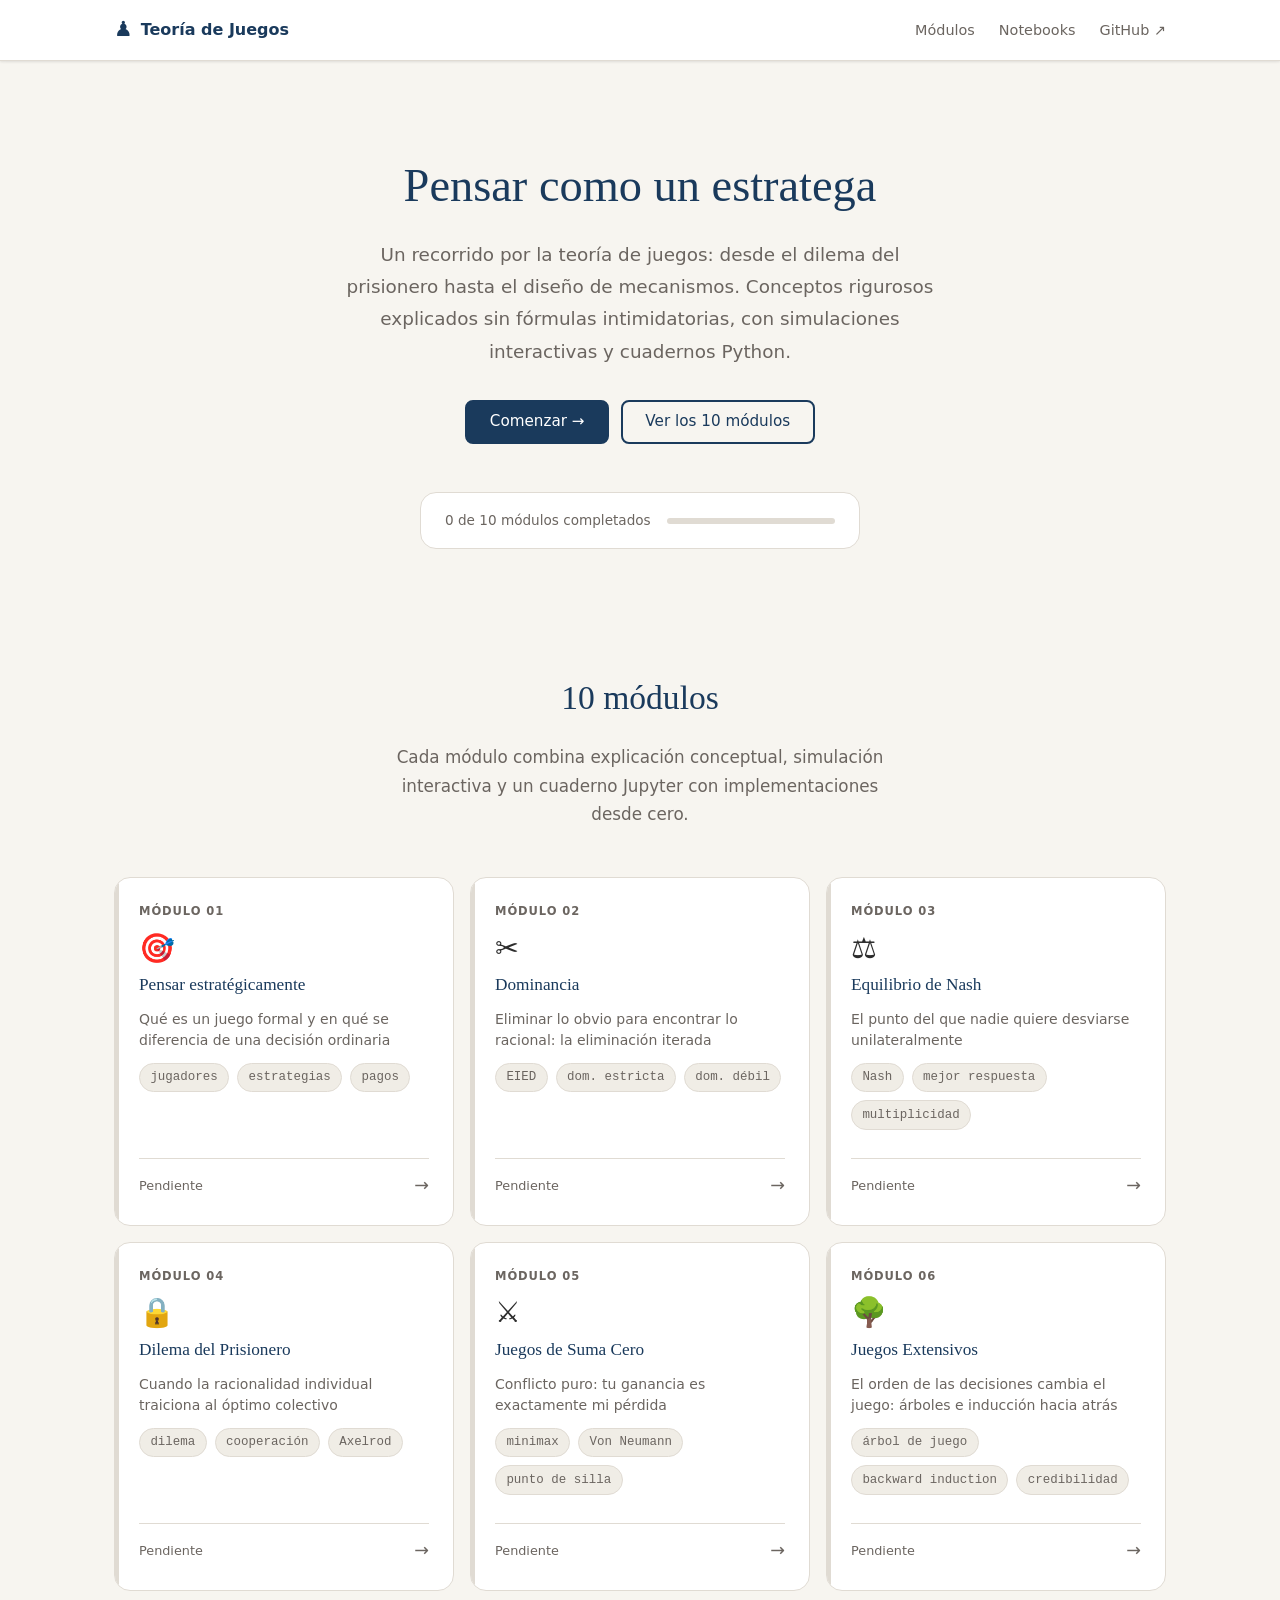
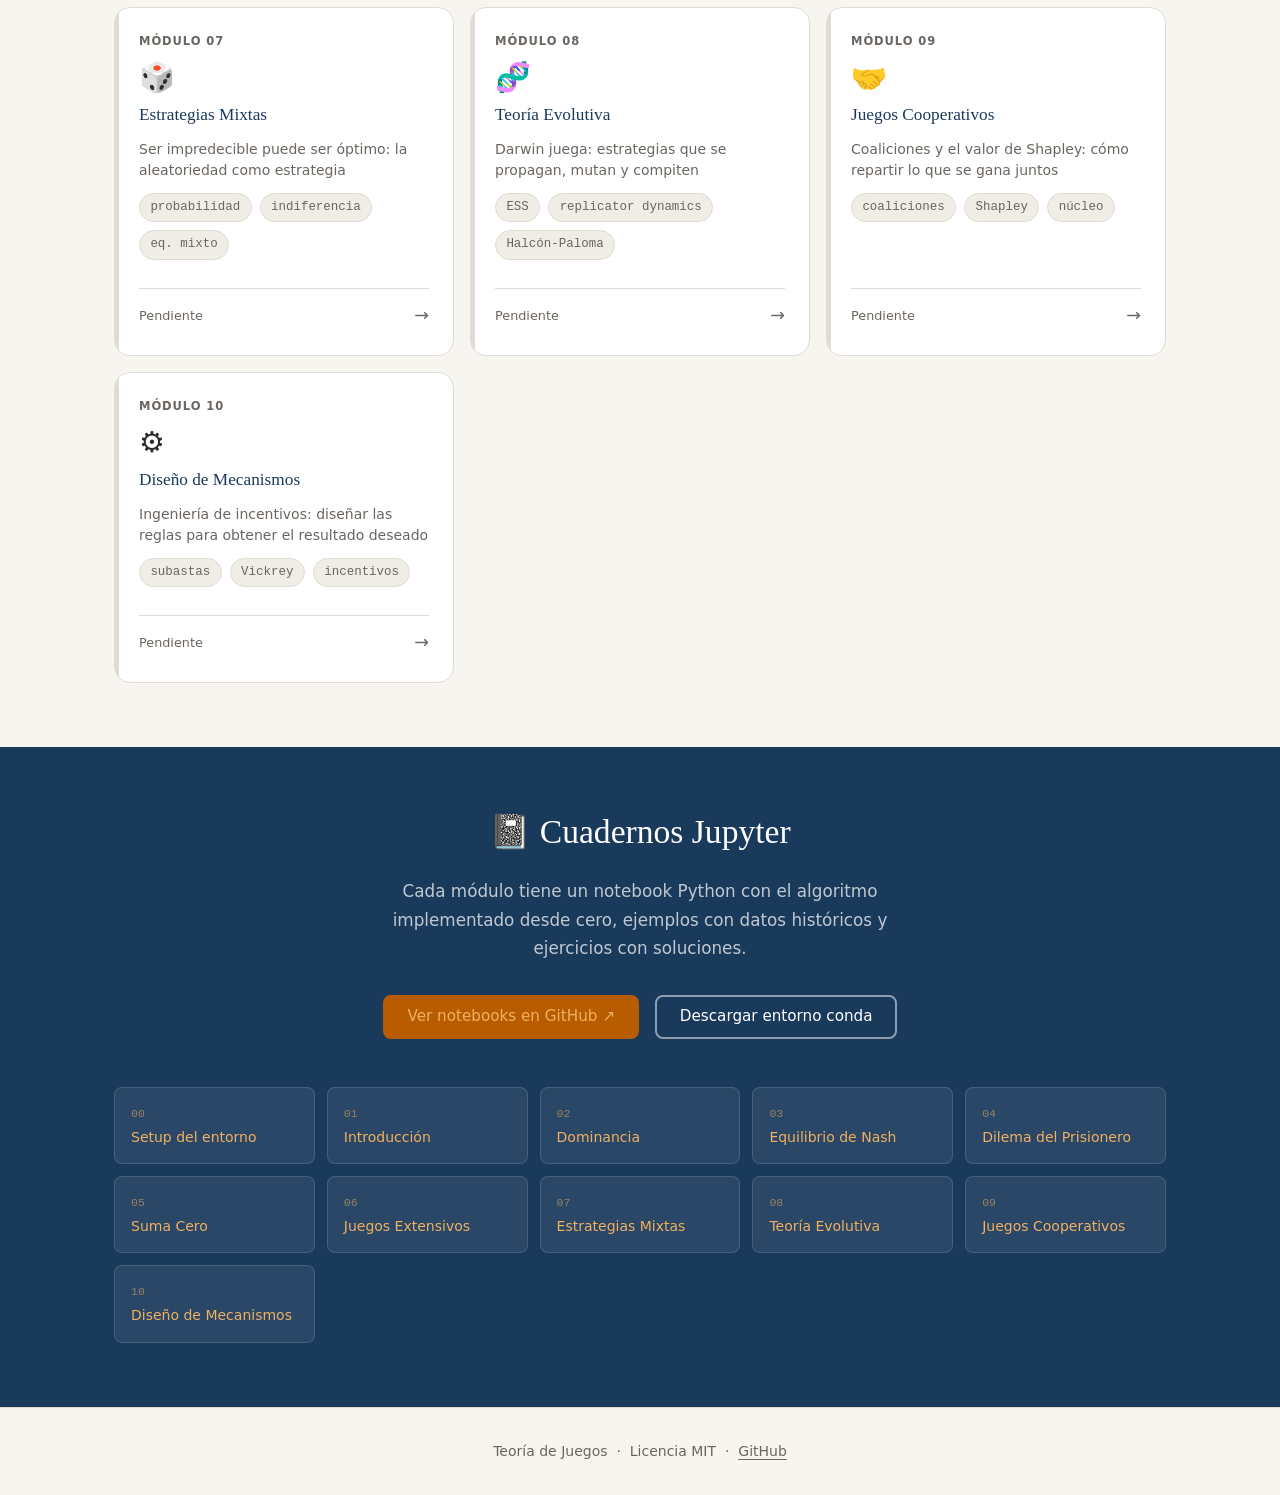
<file: index.html>
<!DOCTYPE html>
<html lang="es">
<head>
  <meta charset="UTF-8">
  <meta name="viewport" content="width=device-width, initial-scale=1.0">
  <meta name="description" content="Tutorial interactivo de teoría de juegos: desde el equilibrio de Nash hasta el diseño de mecanismos. Nivel divulgativo con simulaciones y cuadernos Jupyter.">
  <title>Teoría de Juegos — Tutorial Interactivo</title>
  <link rel="stylesheet" href="css/main.css">
  <link rel="stylesheet" href="css/components.css">
</head>
<body>

  <!-- ── Header ── -->
  <header class="site-header">
    <div class="container">
      <a href="index.html" class="header-brand">
        <span class="brand-icon">♟</span>
        <span class="brand-name">Teoría de Juegos</span>
      </a>
      <nav class="header-nav">
        <a href="#modulos">Módulos</a>
        <a href="#notebooks">Notebooks</a>
        <a href="https://github.com/LegalIntermediaSL/TeoriaJuegos" target="_blank" rel="noopener">GitHub ↗</a>
      </nav>
    </div>
  </header>

  <!-- ── Hero ── -->
  <section class="hero">
    <div class="container">
      <h1>Pensar como un estratega</h1>
      <p class="lead">
        Un recorrido por la teoría de juegos: desde el dilema del prisionero hasta el diseño de mecanismos.
        Conceptos rigurosos explicados sin fórmulas intimidatorias, con simulaciones interactivas y cuadernos Python.
      </p>
      <div class="hero-cta">
        <a href="modules/01-introduccion/index.html" class="btn btn-primary">Comenzar →</a>
        <a href="#modulos" class="btn btn-outline">Ver los 10 módulos</a>
      </div>
      <div class="progress-global">
        <span class="progress-label" id="progressLabel">0 de 10 módulos completados</span>
        <div class="progress-track">
          <div class="progress-fill" id="progressFill"></div>
        </div>
      </div>
    </div>
  </section>

  <!-- ── Módulos ── -->
  <section class="modules-grid" id="modulos">
    <div class="container">
      <div class="section-header">
        <h2>10 módulos</h2>
        <p>Cada módulo combina explicación conceptual, simulación interactiva y un cuaderno Jupyter con implementaciones desde cero.</p>
      </div>
      <div class="cards-grid">

        <a href="modules/01-introduccion/index.html" class="module-card" data-module-id="01">
          <div class="card-number">Módulo 01</div>
          <div class="card-icon">🎯</div>
          <div class="card-title">Pensar estratégicamente</div>
          <div class="card-subtitle">Qué es un juego formal y en qué se diferencia de una decisión ordinaria</div>
          <div class="tag-list">
            <span class="tag">jugadores</span>
            <span class="tag">estrategias</span>
            <span class="tag">pagos</span>
          </div>
          <div class="card-footer">
            <span class="card-status">Pendiente</span>
            <span class="card-arrow">→</span>
          </div>
        </a>

        <a href="modules/02-dominancia/index.html" class="module-card" data-module-id="02">
          <div class="card-number">Módulo 02</div>
          <div class="card-icon">✂️</div>
          <div class="card-title">Dominancia</div>
          <div class="card-subtitle">Eliminar lo obvio para encontrar lo racional: la eliminación iterada</div>
          <div class="tag-list">
            <span class="tag">EIED</span>
            <span class="tag">dom. estricta</span>
            <span class="tag">dom. débil</span>
          </div>
          <div class="card-footer">
            <span class="card-status">Pendiente</span>
            <span class="card-arrow">→</span>
          </div>
        </a>

        <a href="modules/03-nash/index.html" class="module-card" data-module-id="03">
          <div class="card-number">Módulo 03</div>
          <div class="card-icon">⚖️</div>
          <div class="card-title">Equilibrio de Nash</div>
          <div class="card-subtitle">El punto del que nadie quiere desviarse unilateralmente</div>
          <div class="tag-list">
            <span class="tag">Nash</span>
            <span class="tag">mejor respuesta</span>
            <span class="tag">multiplicidad</span>
          </div>
          <div class="card-footer">
            <span class="card-status">Pendiente</span>
            <span class="card-arrow">→</span>
          </div>
        </a>

        <a href="modules/04-prisionero/index.html" class="module-card" data-module-id="04">
          <div class="card-number">Módulo 04</div>
          <div class="card-icon">🔒</div>
          <div class="card-title">Dilema del Prisionero</div>
          <div class="card-subtitle">Cuando la racionalidad individual traiciona al óptimo colectivo</div>
          <div class="tag-list">
            <span class="tag">dilema</span>
            <span class="tag">cooperación</span>
            <span class="tag">Axelrod</span>
          </div>
          <div class="card-footer">
            <span class="card-status">Pendiente</span>
            <span class="card-arrow">→</span>
          </div>
        </a>

        <a href="modules/05-suma-cero/index.html" class="module-card" data-module-id="05">
          <div class="card-number">Módulo 05</div>
          <div class="card-icon">⚔️</div>
          <div class="card-title">Juegos de Suma Cero</div>
          <div class="card-subtitle">Conflicto puro: tu ganancia es exactamente mi pérdida</div>
          <div class="tag-list">
            <span class="tag">minimax</span>
            <span class="tag">Von Neumann</span>
            <span class="tag">punto de silla</span>
          </div>
          <div class="card-footer">
            <span class="card-status">Pendiente</span>
            <span class="card-arrow">→</span>
          </div>
        </a>

        <a href="modules/06-juegos-extensivos/index.html" class="module-card" data-module-id="06">
          <div class="card-number">Módulo 06</div>
          <div class="card-icon">🌳</div>
          <div class="card-title">Juegos Extensivos</div>
          <div class="card-subtitle">El orden de las decisiones cambia el juego: árboles e inducción hacia atrás</div>
          <div class="tag-list">
            <span class="tag">árbol de juego</span>
            <span class="tag">backward induction</span>
            <span class="tag">credibilidad</span>
          </div>
          <div class="card-footer">
            <span class="card-status">Pendiente</span>
            <span class="card-arrow">→</span>
          </div>
        </a>

        <a href="modules/07-estrategias-mixtas/index.html" class="module-card" data-module-id="07">
          <div class="card-number">Módulo 07</div>
          <div class="card-icon">🎲</div>
          <div class="card-title">Estrategias Mixtas</div>
          <div class="card-subtitle">Ser impredecible puede ser óptimo: la aleatoriedad como estrategia</div>
          <div class="tag-list">
            <span class="tag">probabilidad</span>
            <span class="tag">indiferencia</span>
            <span class="tag">eq. mixto</span>
          </div>
          <div class="card-footer">
            <span class="card-status">Pendiente</span>
            <span class="card-arrow">→</span>
          </div>
        </a>

        <a href="modules/08-evolucionaria/index.html" class="module-card" data-module-id="08">
          <div class="card-number">Módulo 08</div>
          <div class="card-icon">🧬</div>
          <div class="card-title">Teoría Evolutiva</div>
          <div class="card-subtitle">Darwin juega: estrategias que se propagan, mutan y compiten</div>
          <div class="tag-list">
            <span class="tag">ESS</span>
            <span class="tag">replicator dynamics</span>
            <span class="tag">Halcón-Paloma</span>
          </div>
          <div class="card-footer">
            <span class="card-status">Pendiente</span>
            <span class="card-arrow">→</span>
          </div>
        </a>

        <a href="modules/09-cooperativos/index.html" class="module-card" data-module-id="09">
          <div class="card-number">Módulo 09</div>
          <div class="card-icon">🤝</div>
          <div class="card-title">Juegos Cooperativos</div>
          <div class="card-subtitle">Coaliciones y el valor de Shapley: cómo repartir lo que se gana juntos</div>
          <div class="tag-list">
            <span class="tag">coaliciones</span>
            <span class="tag">Shapley</span>
            <span class="tag">núcleo</span>
          </div>
          <div class="card-footer">
            <span class="card-status">Pendiente</span>
            <span class="card-arrow">→</span>
          </div>
        </a>

        <a href="modules/10-mecanismos/index.html" class="module-card" data-module-id="10">
          <div class="card-number">Módulo 10</div>
          <div class="card-icon">⚙️</div>
          <div class="card-title">Diseño de Mecanismos</div>
          <div class="card-subtitle">Ingeniería de incentivos: diseñar las reglas para obtener el resultado deseado</div>
          <div class="tag-list">
            <span class="tag">subastas</span>
            <span class="tag">Vickrey</span>
            <span class="tag">incentivos</span>
          </div>
          <div class="card-footer">
            <span class="card-status">Pendiente</span>
            <span class="card-arrow">→</span>
          </div>
        </a>

      </div>
    </div>
  </section>

  <!-- ── Notebooks ── -->
  <section class="notebooks-section" id="notebooks">
    <div class="container">
      <div class="section-header">
        <h2>📓 Cuadernos Jupyter</h2>
        <p>
          Cada módulo tiene un notebook Python con el algoritmo implementado desde cero,
          ejemplos con datos históricos y ejercicios con soluciones.
        </p>
        <div style="display:flex; gap:1rem; justify-content:center; margin-top:2rem; flex-wrap:wrap;">
          <a href="https://github.com/LegalIntermediaSL/TeoriaJuegos/tree/main/notebooks" target="_blank" rel="noopener" class="btn btn-accent">Ver notebooks en GitHub ↗</a>
          <a href="notebooks/environment.yml" class="btn btn-outline">Descargar entorno conda</a>
        </div>
      </div>
      <div class="nb-grid">
        <a href="notebooks/00_setup.ipynb" class="nb-card"><div class="nb-card-num">00</div><div class="nb-card-title">Setup del entorno</div></a>
        <a href="notebooks/01_introduccion.ipynb" class="nb-card"><div class="nb-card-num">01</div><div class="nb-card-title">Introducción</div></a>
        <a href="notebooks/02_dominancia.ipynb" class="nb-card"><div class="nb-card-num">02</div><div class="nb-card-title">Dominancia</div></a>
        <a href="notebooks/03_nash_equilibrio.ipynb" class="nb-card"><div class="nb-card-num">03</div><div class="nb-card-title">Equilibrio de Nash</div></a>
        <a href="notebooks/04_dilema_prisionero.ipynb" class="nb-card"><div class="nb-card-num">04</div><div class="nb-card-title">Dilema del Prisionero</div></a>
        <a href="notebooks/05_suma_cero.ipynb" class="nb-card"><div class="nb-card-num">05</div><div class="nb-card-title">Suma Cero</div></a>
        <a href="notebooks/06_juegos_extensivos.ipynb" class="nb-card"><div class="nb-card-num">06</div><div class="nb-card-title">Juegos Extensivos</div></a>
        <a href="notebooks/07_estrategias_mixtas.ipynb" class="nb-card"><div class="nb-card-num">07</div><div class="nb-card-title">Estrategias Mixtas</div></a>
        <a href="notebooks/08_evolucionaria.ipynb" class="nb-card"><div class="nb-card-num">08</div><div class="nb-card-title">Teoría Evolutiva</div></a>
        <a href="notebooks/09_cooperativos_shapley.ipynb" class="nb-card"><div class="nb-card-num">09</div><div class="nb-card-title">Juegos Cooperativos</div></a>
        <a href="notebooks/10_diseno_mecanismos.ipynb" class="nb-card"><div class="nb-card-num">10</div><div class="nb-card-title">Diseño de Mecanismos</div></a>
      </div>
    </div>
  </section>

  <!-- ── Footer ── -->
  <footer class="site-footer">
    <div class="container">
      <p>Teoría de Juegos &nbsp;·&nbsp; Licencia MIT &nbsp;·&nbsp;
         <a href="https://github.com/LegalIntermediaSL/TeoriaJuegos" target="_blank" rel="noopener">GitHub</a>
      </p>
    </div>
  </footer>

  <script src="js/core/progress.js"></script>
</body>
</html>
</file>
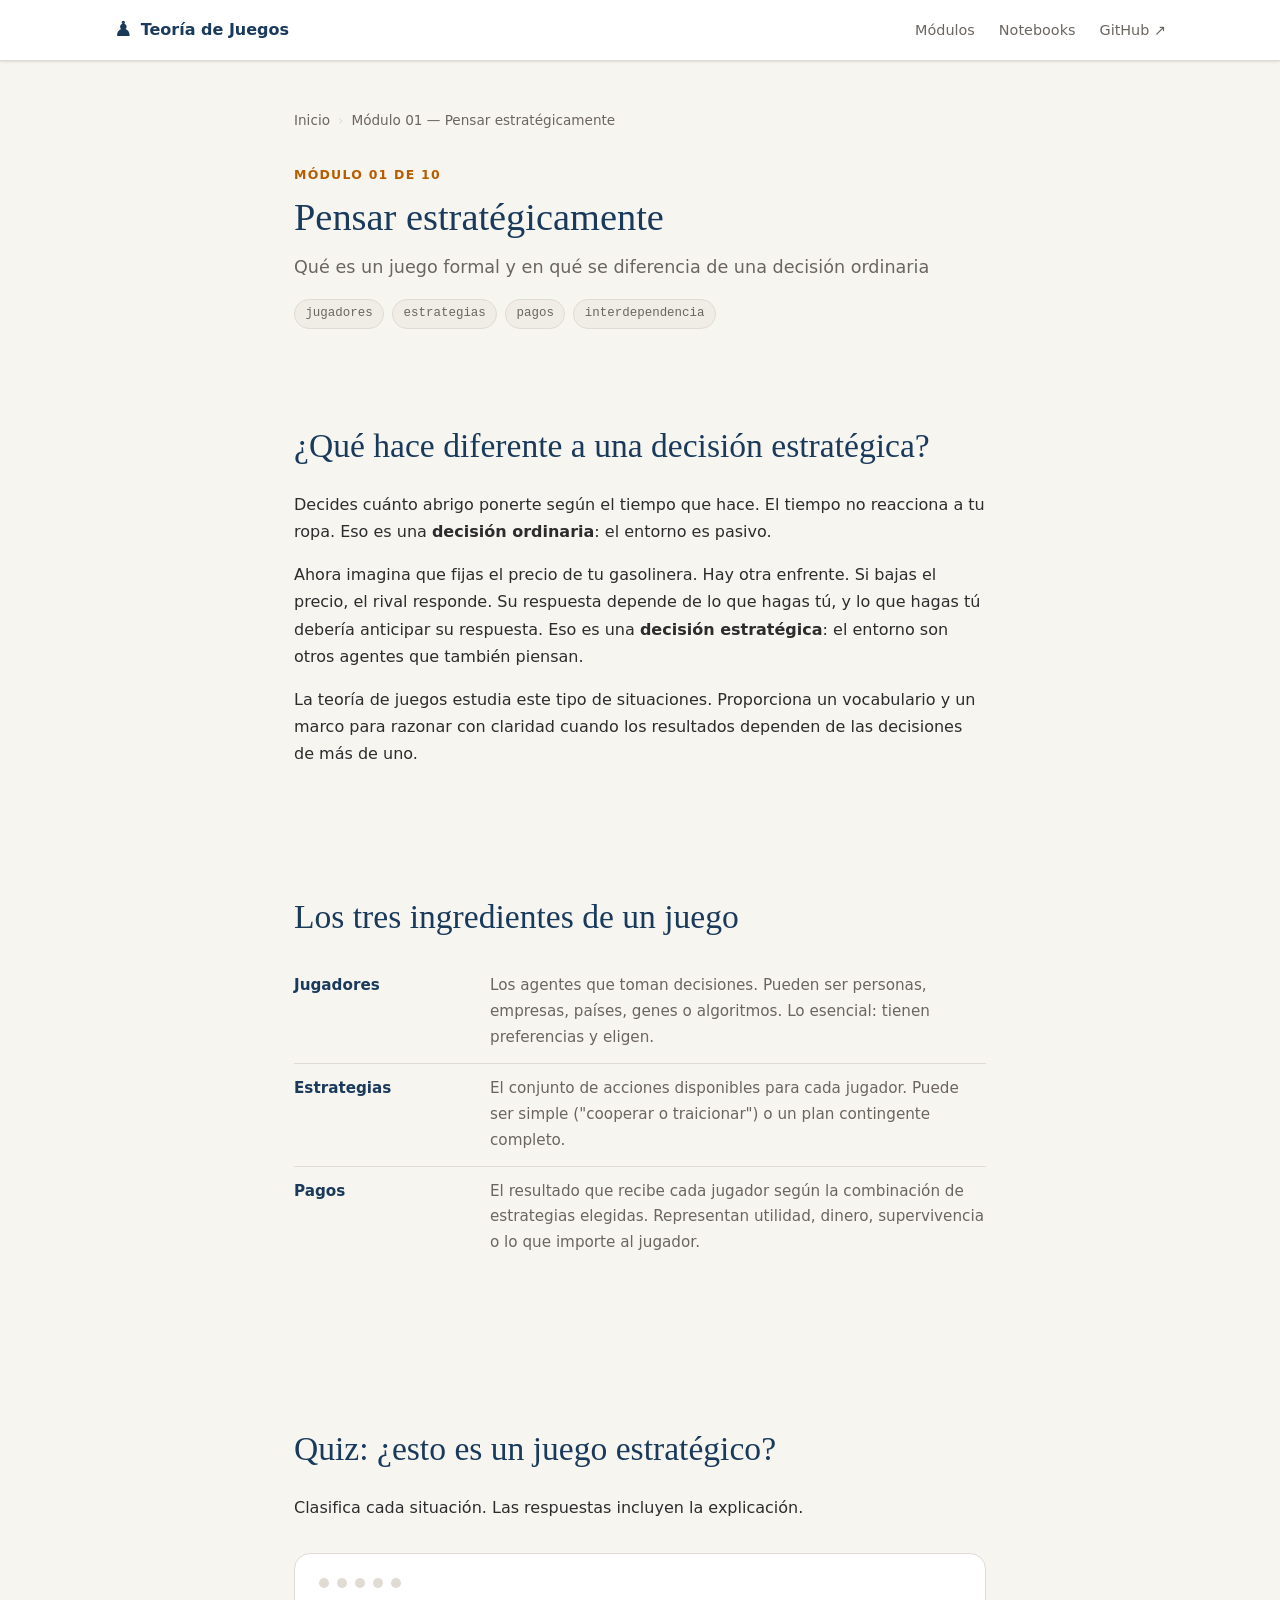
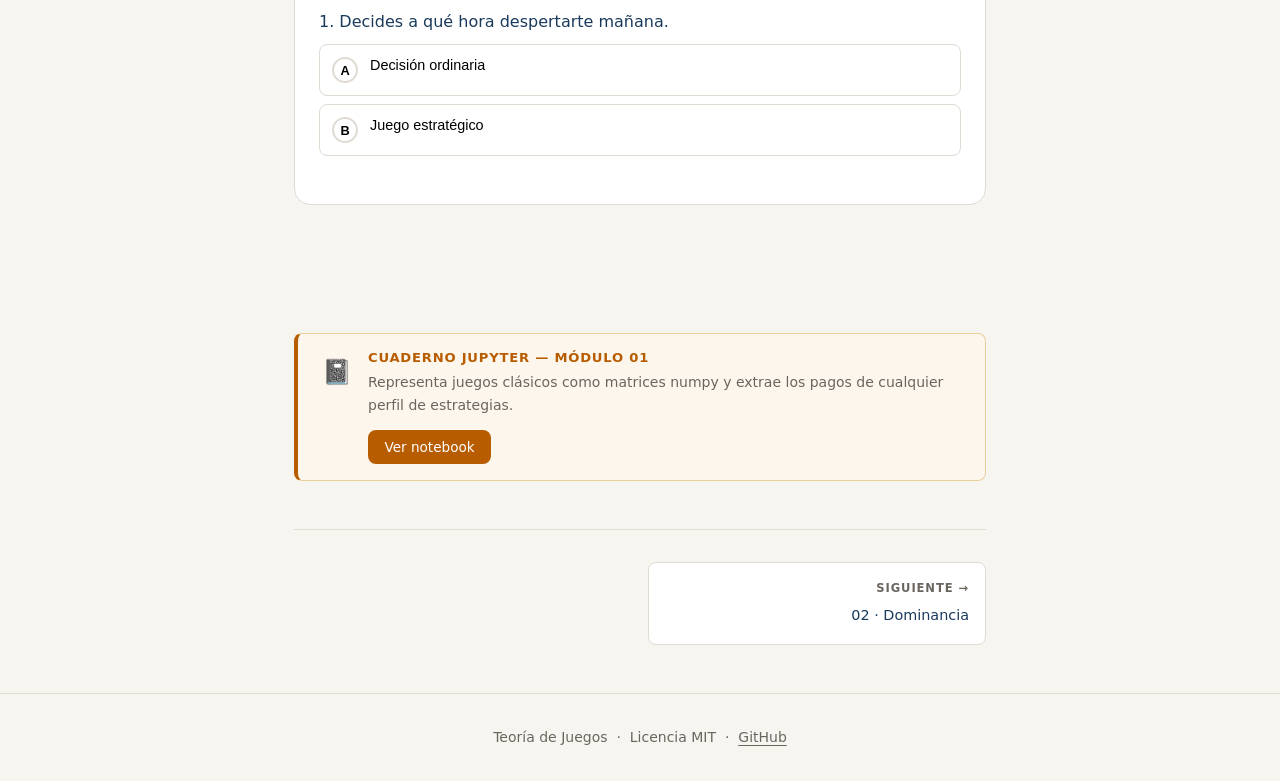
<file: modules/01-introduccion/index.html>
<!DOCTYPE html>
<html lang="es">
<head>
  <meta charset="UTF-8">
  <meta name="viewport" content="width=device-width, initial-scale=1.0">
  <meta name="module-id" content="01">
  <title>Pensar estratégicamente — Teoría de Juegos</title>
  <link rel="stylesheet" href="../../css/main.css">
  <link rel="stylesheet" href="../../css/components.css">
  <style>
    .widget-frame { background: var(--surface); border: 1px solid var(--border); border-radius: var(--radius-lg); padding: var(--space-6); margin: var(--space-8) 0; }
    .quiz-question { margin-bottom: var(--space-6); }
    .quiz-question h3 { font-family: var(--font-sans); font-size: 1rem; margin-bottom: var(--space-3); }
    .quiz-options { display: flex; flex-direction: column; gap: var(--space-2); }
    .quiz-opt { display: flex; align-items: flex-start; gap: var(--space-3); padding: var(--space-3); border: 1px solid var(--border); border-radius: var(--radius-md); cursor: pointer; transition: all 150ms ease; background: var(--surface); font-size: 0.9rem; text-align: left; }
    .quiz-opt:hover { border-color: var(--primary); background: #f0f5ff; }
    .quiz-opt.correct { border-color: var(--success); background: #edfaf1; color: #1a4030; }
    .quiz-opt.incorrect { border-color: #c0392b; background: #fde8e8; color: #7b1f1f; }
    .quiz-opt.disabled { pointer-events: none; }
    .quiz-opt .opt-letter { min-width: 26px; height: 26px; border-radius: 50%; border: 2px solid var(--border); display: flex; align-items: center; justify-content: center; font-weight: 700; font-size: 0.8rem; flex-shrink: 0; }
    .quiz-feedback { margin-top: var(--space-3); padding: var(--space-3) var(--space-4); border-radius: var(--radius-md); font-size: 0.875rem; display: none; }
    .quiz-feedback.show { display: block; }
    .quiz-feedback.ok  { background: #edfaf1; border-left: 3px solid var(--success); color: #1a4030; }
    .quiz-feedback.bad { background: #fde8e8; border-left: 3px solid #c0392b; color: #7b1f1f; }
    .quiz-progress { display: flex; gap: var(--space-2); margin-bottom: var(--space-6); }
    .qp-dot { width: 10px; height: 10px; border-radius: 50%; background: var(--border); transition: background 300ms; }
    .qp-dot.done { background: var(--success); }
    .qp-dot.wrong { background: #e74c3c; }
    .quiz-result { text-align: center; padding: var(--space-8); display: none; }
    .quiz-result.show { display: block; }
    .result-score { font-size: 3rem; font-weight: 700; color: var(--primary); font-family: var(--font-mono); }
  </style>
</head>
<body class="module-page">

  <header class="site-header">
    <div class="container">
      <a href="../../index.html" class="header-brand">
        <span class="brand-icon">♟</span>
        <span class="brand-name">Teoría de Juegos</span>
      </a>
      <nav class="header-nav">
        <a href="../../index.html#modulos">Módulos</a>
        <a href="../../index.html#notebooks">Notebooks</a>
        <a href="https://github.com/LegalIntermediaSL/TeoriaJuegos" target="_blank" rel="noopener">GitHub ↗</a>
      </nav>
    </div>
  </header>

  <main class="module-main">
    <div class="content-container">

      <nav class="breadcrumb">
        <a href="../../index.html">Inicio</a>
        <span class="breadcrumb-sep">›</span>
        <span>Módulo 01 — Pensar estratégicamente</span>
      </nav>

      <header class="module-header">
        <div class="module-number">Módulo 01 de 10</div>
        <h1>Pensar estratégicamente</h1>
        <p class="subtitle">Qué es un juego formal y en qué se diferencia de una decisión ordinaria</p>
        <div class="tag-list">
          <span class="tag">jugadores</span><span class="tag">estrategias</span>
          <span class="tag">pagos</span><span class="tag">interdependencia</span>
        </div>
      </header>

      <section>
        <h2>¿Qué hace diferente a una decisión estratégica?</h2>
        <p>Decides cuánto abrigo ponerte según el tiempo que hace. El tiempo no reacciona a tu ropa. Eso es una <strong>decisión ordinaria</strong>: el entorno es pasivo.</p>
        <p>Ahora imagina que fijas el precio de tu gasolinera. Hay otra enfrente. Si bajas el precio, el rival responde. Su respuesta depende de lo que hagas tú, y lo que hagas tú debería anticipar su respuesta. Eso es una <strong>decisión estratégica</strong>: el entorno son otros agentes que también piensan.</p>
        <p>La teoría de juegos estudia este tipo de situaciones. Proporciona un vocabulario y un marco para razonar con claridad cuando los resultados dependen de las decisiones de más de uno.</p>
      </section>

      <section>
        <h2>Los tres ingredientes de un juego</h2>
        <ul class="concept-list">
          <li><span class="concept-name">Jugadores</span><span class="concept-desc">Los agentes que toman decisiones. Pueden ser personas, empresas, países, genes o algoritmos. Lo esencial: tienen preferencias y eligen.</span></li>
          <li><span class="concept-name">Estrategias</span><span class="concept-desc">El conjunto de acciones disponibles para cada jugador. Puede ser simple ("cooperar o traicionar") o un plan contingente completo.</span></li>
          <li><span class="concept-name">Pagos</span><span class="concept-desc">El resultado que recibe cada jugador según la combinación de estrategias elegidas. Representan utilidad, dinero, supervivencia o lo que importe al jugador.</span></li>
        </ul>
      </section>

      <section>
        <h2>Quiz: ¿esto es un juego estratégico?</h2>
        <p>Clasifica cada situación. Las respuestas incluyen la explicación.</p>

        <div class="widget-frame">
          <div class="quiz-progress" id="quiz-progress"></div>
          <div id="quiz-body"></div>
          <div class="quiz-result" id="quiz-result">
            <div class="result-score" id="result-score"></div>
            <p id="result-msg" style="color:var(--text-muted); margin-top:1rem;"></p>
            <button class="btn btn-outline btn-sm" onclick="initQuiz()" style="margin-top:1rem;">Repetir quiz</button>
          </div>
        </div>
      </section>

      <div class="notebook-callout">
        <span class="notebook-callout-icon">📓</span>
        <div class="notebook-callout-content">
          <h4>Cuaderno Jupyter — Módulo 01</h4>
          <p>Representa juegos clásicos como matrices numpy y extrae los pagos de cualquier perfil de estrategias.</p>
          <a href="../../notebooks/01_introduccion.ipynb" class="btn btn-sm btn-accent">Ver notebook</a>
        </div>
      </div>

      <nav class="module-nav">
        <div class="nav-item nav-empty"></div>
        <a href="../02-dominancia/index.html" class="nav-item nav-next">
          <span class="nav-direction">Siguiente →</span>
          <span class="nav-title">02 · Dominancia</span>
        </a>
      </nav>

    </div>
  </main>

  <footer class="site-footer">
    <div class="container">
      <p>Teoría de Juegos &nbsp;·&nbsp; Licencia MIT &nbsp;·&nbsp;
         <a href="https://github.com/LegalIntermediaSL/TeoriaJuegos" target="_blank" rel="noopener">GitHub</a></p>
    </div>
  </footer>

  <script src="../../js/core/progress.js"></script>
  <script>
    const QUESTIONS = [
      {
        q: '1. Decides a qué hora despertarte mañana.',
        options: ['Decisión ordinaria', 'Juego estratégico'],
        correct: 0,
        feedback: 'Correcto. El resultado no depende de las decisiones de otros agentes racionales. El entorno (tu cuerpo, tus compromisos) es pasivo.'
      },
      {
        q: '2. Dos supermercados fijan sus precios cada semana observando los precios del rival.',
        options: ['Decisión ordinaria', 'Juego estratégico'],
        correct: 1,
        feedback: 'Correcto. Cada supermercado anticipa la reacción del otro. Sus pagos (ventas, márgenes) dependen de ambas decisiones simultáneamente.'
      },
      {
        q: '3. Un agricultor decide cuánto fertilizante usar en su campo.',
        options: ['Decisión ordinaria', 'Juego estratégico'],
        correct: 0,
        feedback: 'En principio, decisión ordinaria. El resultado depende del suelo y el clima, no de las acciones de otro agente que reaccione a él. (Si contamina acuíferos compartidos, se convierte en estratégico.)'
      },
      {
        q: '4. Dos países negocian la reducción de aranceles en un tratado bilateral.',
        options: ['Decisión ordinaria', 'Juego estratégico'],
        correct: 1,
        feedback: 'Juego estratégico. Las concesiones de cada país dependen de lo que ofrezca el otro. El resultado final es la intersección de sus incentivos.'
      },
      {
        q: '5. Un peatón decide si cruzar con el semáforo en rojo en una calle desierta.',
        options: ['Decisión ordinaria', 'Juego estratégico'],
        correct: 0,
        feedback: 'Si la calle está desierta, es ordinaria: el riesgo depende del tráfico (pasivo), no de la reacción de otro agente. Si hay un conductor que también toma decisiones, se vuelve estratégico.'
      }
    ];

    let answers = [];
    let current = 0;

    function initQuiz() {
      answers = [];
      current = 0;
      document.getElementById('quiz-result').classList.remove('show');
      document.getElementById('quiz-body').style.display = '';
      renderProgress();
      renderQuestion();
    }

    function renderProgress() {
      const prog = document.getElementById('quiz-progress');
      prog.innerHTML = QUESTIONS.map((_, i) => {
        const cls = answers[i] === undefined ? '' : answers[i] ? 'done' : 'wrong';
        return `<div class="qp-dot ${cls}"></div>`;
      }).join('');
    }

    function renderQuestion() {
      if (current >= QUESTIONS.length) { showResult(); return; }
      const q = QUESTIONS[current];
      document.getElementById('quiz-body').innerHTML = `
        <div class="quiz-question">
          <h3>${q.q}</h3>
          <div class="quiz-options">
            ${q.options.map((opt, i) => `
              <button class="quiz-opt" onclick="answer(${i})">
                <span class="opt-letter">${String.fromCharCode(65+i)}</span>
                ${opt}
              </button>`).join('')}
          </div>
          <div class="quiz-feedback" id="quiz-feedback"></div>
        </div>`;
    }

    function answer(idx) {
      const q = QUESTIONS[current];
      const opts = document.querySelectorAll('.quiz-opt');
      opts.forEach(o => o.classList.add('disabled'));
      const isCorrect = idx === q.correct;
      opts[idx].classList.add(isCorrect ? 'correct' : 'incorrect');
      if (!isCorrect) opts[q.correct].classList.add('correct');
      answers[current] = isCorrect;
      renderProgress();
      const fb = document.getElementById('quiz-feedback');
      fb.textContent = q.feedback;
      fb.className = `quiz-feedback show ${isCorrect ? 'ok' : 'bad'}`;
      setTimeout(() => { current++; renderQuestion(); }, 2400);
    }

    function showResult() {
      document.getElementById('quiz-body').style.display = 'none';
      const score = answers.filter(Boolean).length;
      document.getElementById('result-score').textContent = `${score}/${QUESTIONS.length}`;
      document.getElementById('result-msg').textContent =
        score === QUESTIONS.length ? '¡Perfecto! Tienes el olfato estratégico afilado.' :
        score >= 3 ? 'Bien. Repasa las respuestas incorrectas.' :
        'Vuelve a leer la sección de introducción e inténtalo de nuevo.';
      document.getElementById('quiz-result').classList.add('show');
      if (score >= 3) Progress.completeCurrentModule();
    }

    initQuiz();
  </script>
</body>
</html>
</file>
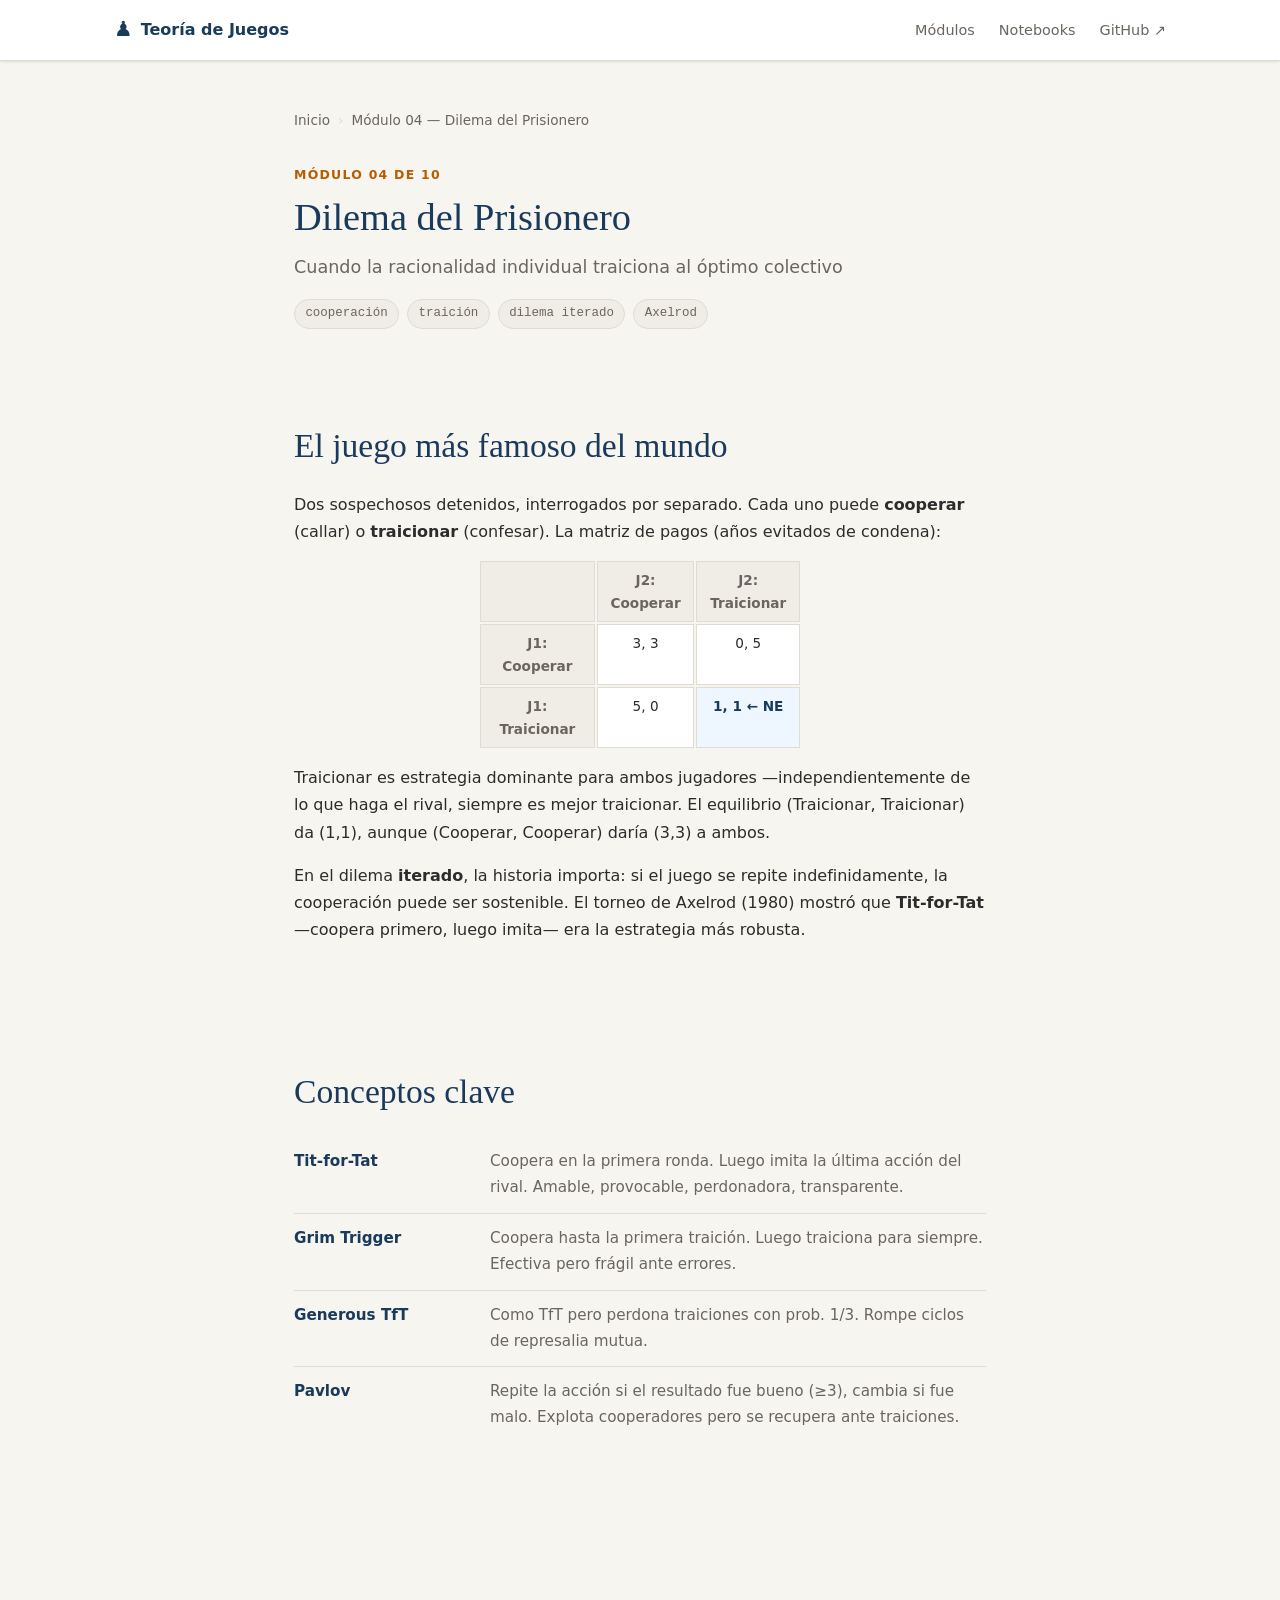
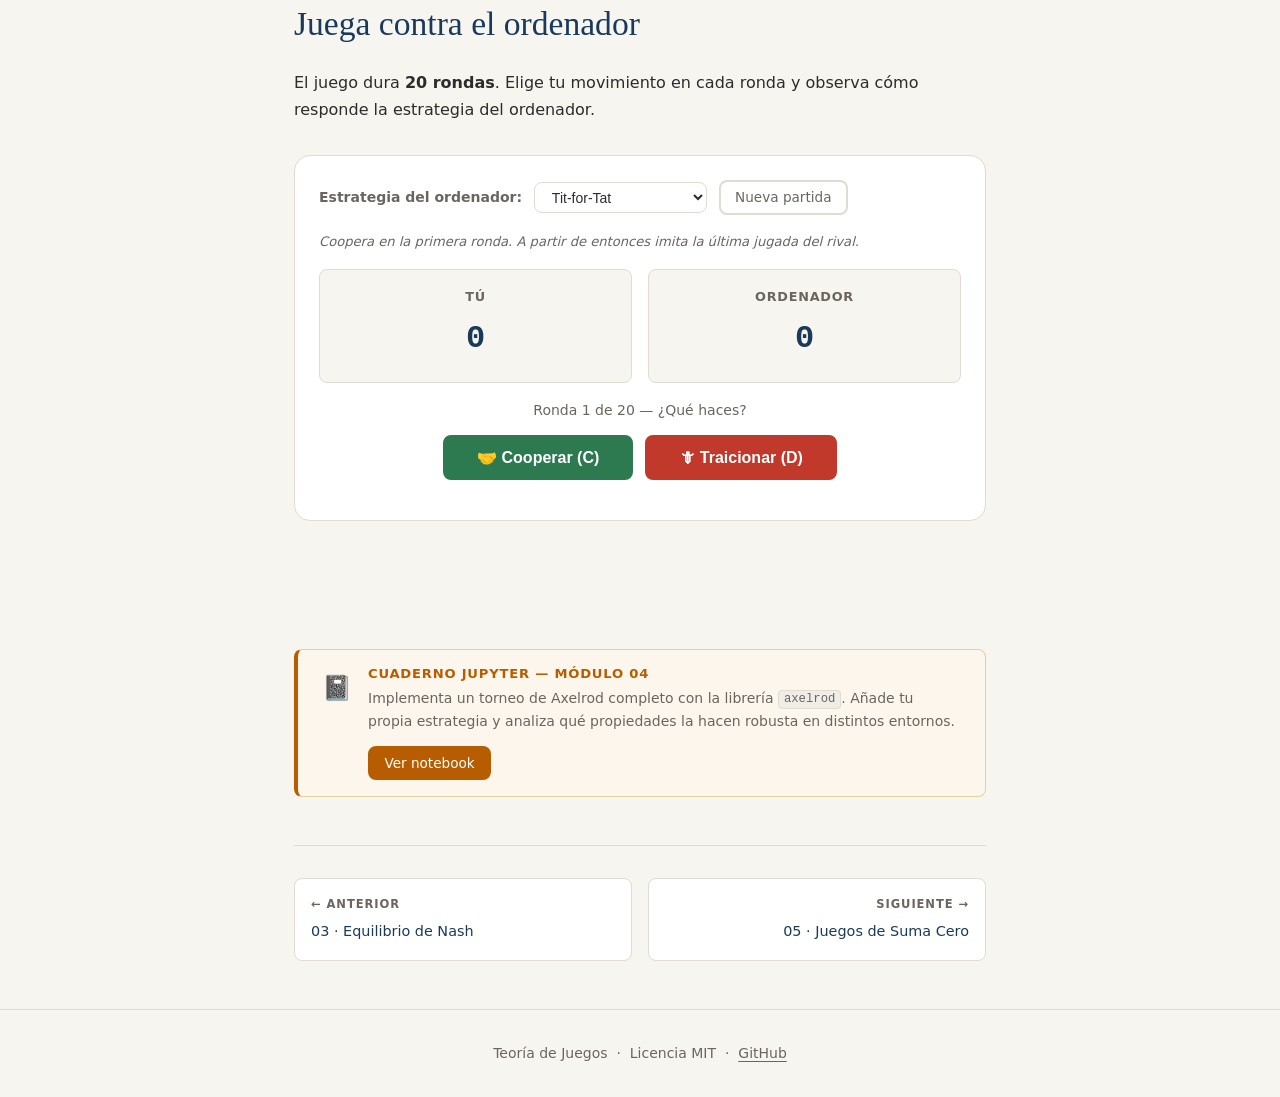
<file: modules/04-prisionero/index.html>
<!DOCTYPE html>
<html lang="es">
<head>
  <meta charset="UTF-8">
  <meta name="viewport" content="width=device-width, initial-scale=1.0">
  <meta name="module-id" content="04">
  <title>Dilema del Prisionero — Teoría de Juegos</title>
  <link rel="stylesheet" href="../../css/main.css">
  <link rel="stylesheet" href="../../css/components.css">
  <style>
    .widget-frame { background: var(--surface); border: 1px solid var(--border); border-radius: var(--radius-lg); padding: var(--space-6); margin: var(--space-8) 0; }
    .strategy-bar { display: flex; align-items: center; gap: var(--space-3); margin-bottom: var(--space-4); flex-wrap: wrap; }
    .strategy-bar label { font-size: 0.875rem; font-weight: 600; color: var(--text-muted); }
    .strategy-bar select { padding: 0.35rem 0.8rem; border: 1px solid var(--border); border-radius: var(--radius-md); font-size: 0.875rem; background: var(--surface); color: var(--text); }
    .strategy-desc { font-size: 0.82rem; color: var(--text-muted); margin-bottom: var(--space-4); font-style: italic; }
    .scoreboard { display: grid; grid-template-columns: 1fr 1fr; gap: var(--space-4); margin-bottom: var(--space-4); }
    .score-card { background: var(--bg); border: 1px solid var(--border); border-radius: var(--radius-md); padding: var(--space-4); text-align: center; }
    .score-card .score-name { font-size: 0.8rem; font-weight: 600; text-transform: uppercase; letter-spacing: 0.06em; color: var(--text-muted); margin-bottom: var(--space-1); }
    .score-card .score-val { font-size: 2rem; font-weight: 700; color: var(--primary); font-family: var(--font-mono); }
    .action-buttons { display: flex; gap: var(--space-3); justify-content: center; margin-bottom: var(--space-4); flex-wrap: wrap; }
    .btn-cooperate { background: #2d7a50; color: white; border: 2px solid #2d7a50; border-radius: var(--radius-md); padding: 0.7rem 2rem; font-size: 1rem; font-weight: 600; cursor: pointer; transition: all 180ms ease; }
    .btn-cooperate:hover { background: #1f5939; transform: translateY(-1px); }
    .btn-defect { background: #c0392b; color: white; border: 2px solid #c0392b; border-radius: var(--radius-md); padding: 0.7rem 2rem; font-size: 1rem; font-weight: 600; cursor: pointer; transition: all 180ms ease; }
    .btn-defect:hover { background: #922b21; transform: translateY(-1px); }
    .btn-cooperate:disabled, .btn-defect:disabled { opacity: 0.4; cursor: not-allowed; transform: none; }
    .round-info { text-align: center; font-size: 0.875rem; color: var(--text-muted); margin-bottom: var(--space-3); }
    .history-table { width: 100%; border-collapse: collapse; font-size: 0.85rem; margin-top: var(--space-4); }
    .history-table th { text-align: left; padding: 0.4rem 0.6rem; border-bottom: 2px solid var(--border); color: var(--text-muted); font-weight: 600; font-size: 0.78rem; text-transform: uppercase; letter-spacing: 0.05em; }
    .history-table td { padding: 0.4rem 0.6rem; border-bottom: 1px solid var(--border); }
    .move-C { color: #2d7a50; font-weight: 700; }
    .move-D { color: #c0392b; font-weight: 700; }
    .game-over { background: var(--code-bg); border: 1px solid var(--border); border-radius: var(--radius-md); padding: var(--space-4); text-align: center; margin-top: var(--space-4); }
    .payoff-matrix { display: grid; grid-template-columns: auto 1fr 1fr; gap: 2px; max-width: 320px; margin: var(--space-4) auto; font-size: 0.85rem; }
    .pm-cell { padding: 0.4rem 0.8rem; text-align: center; background: var(--surface); border: 1px solid var(--border); }
    .pm-header { background: var(--code-bg); font-weight: 600; color: var(--text-muted); }
    .pm-highlight { background: #eef6ff; font-weight: 700; color: var(--primary); }
  </style>
</head>
<body class="module-page">

  <header class="site-header">
    <div class="container">
      <a href="../../index.html" class="header-brand">
        <span class="brand-icon">♟</span>
        <span class="brand-name">Teoría de Juegos</span>
      </a>
      <nav class="header-nav">
        <a href="../../index.html#modulos">Módulos</a>
        <a href="../../index.html#notebooks">Notebooks</a>
        <a href="https://github.com/LegalIntermediaSL/TeoriaJuegos" target="_blank" rel="noopener">GitHub ↗</a>
      </nav>
    </div>
  </header>

  <main class="module-main">
    <div class="content-container">

      <nav class="breadcrumb">
        <a href="../../index.html">Inicio</a>
        <span class="breadcrumb-sep">›</span>
        <span>Módulo 04 — Dilema del Prisionero</span>
      </nav>

      <header class="module-header">
        <div class="module-number">Módulo 04 de 10</div>
        <h1>Dilema del Prisionero</h1>
        <p class="subtitle">Cuando la racionalidad individual traiciona al óptimo colectivo</p>
        <div class="tag-list">
          <span class="tag">cooperación</span>
          <span class="tag">traición</span>
          <span class="tag">dilema iterado</span>
          <span class="tag">Axelrod</span>
        </div>
      </header>

      <section>
        <h2>El juego más famoso del mundo</h2>
        <p>Dos sospechosos detenidos, interrogados por separado. Cada uno puede <strong>cooperar</strong> (callar) o <strong>traicionar</strong> (confesar). La matriz de pagos (años evitados de condena):</p>

        <div class="payoff-matrix">
          <div class="pm-cell pm-header"></div>
          <div class="pm-cell pm-header">J2: Cooperar</div>
          <div class="pm-cell pm-header">J2: Traicionar</div>
          <div class="pm-cell pm-header">J1: Cooperar</div>
          <div class="pm-cell">3, 3</div>
          <div class="pm-cell">0, 5</div>
          <div class="pm-cell pm-header">J1: Traicionar</div>
          <div class="pm-cell">5, 0</div>
          <div class="pm-cell pm-highlight">1, 1 ← NE</div>
        </div>

        <p>Traicionar es estrategia dominante para ambos jugadores —independientemente de lo que haga el rival, siempre es mejor traicionar. El equilibrio (Traicionar, Traicionar) da (1,1), aunque (Cooperar, Cooperar) daría (3,3) a ambos.</p>
        <p>En el dilema <strong>iterado</strong>, la historia importa: si el juego se repite indefinidamente, la cooperación puede ser sostenible. El torneo de Axelrod (1980) mostró que <strong>Tit-for-Tat</strong> —coopera primero, luego imita— era la estrategia más robusta.</p>
      </section>

      <section>
        <h2>Conceptos clave</h2>
        <ul class="concept-list">
          <li><span class="concept-name">Tit-for-Tat</span><span class="concept-desc">Coopera en la primera ronda. Luego imita la última acción del rival. Amable, provocable, perdonadora, transparente.</span></li>
          <li><span class="concept-name">Grim Trigger</span><span class="concept-desc">Coopera hasta la primera traición. Luego traiciona para siempre. Efectiva pero frágil ante errores.</span></li>
          <li><span class="concept-name">Generous TfT</span><span class="concept-desc">Como TfT pero perdona traiciones con prob. 1/3. Rompe ciclos de represalia mutua.</span></li>
          <li><span class="concept-name">Pavlov</span><span class="concept-desc">Repite la acción si el resultado fue bueno (≥3), cambia si fue malo. Explota cooperadores pero se recupera ante traiciones.</span></li>
        </ul>
      </section>

      <section>
        <h2>Juega contra el ordenador</h2>
        <p>El juego dura <strong>20 rondas</strong>. Elige tu movimiento en cada ronda y observa cómo responde la estrategia del ordenador.</p>

        <div class="widget-frame">
          <div class="strategy-bar">
            <label>Estrategia del ordenador:</label>
            <select id="strategy-select">
              <option value="tit_for_tat">Tit-for-Tat</option>
              <option value="generous_tft">Generous Tit-for-Tat</option>
              <option value="grim_trigger">Grim Trigger</option>
              <option value="pavlov">Pavlov</option>
              <option value="always_defect">Siempre traicionar</option>
              <option value="always_cooperate">Siempre cooperar</option>
              <option value="random">Aleatorio</option>
            </select>
            <button class="btn btn-ghost btn-sm" id="btn-new-game">Nueva partida</button>
          </div>
          <div id="strategy-desc" class="strategy-desc"></div>

          <div class="scoreboard">
            <div class="score-card">
              <div class="score-name">Tú</div>
              <div class="score-val" id="score-human">0</div>
            </div>
            <div class="score-card">
              <div class="score-name">Ordenador</div>
              <div class="score-val" id="score-computer">0</div>
            </div>
          </div>

          <div class="round-info" id="round-info">Ronda 1 de 20 — ¿Qué haces?</div>

          <div class="action-buttons">
            <button class="btn-cooperate" id="btn-coop">🤝 Cooperar (C)</button>
            <button class="btn-defect"    id="btn-def">🗡 Traicionar (D)</button>
          </div>

          <div id="game-over-box" style="display:none"></div>

          <table class="history-table" id="history-table" style="display:none">
            <thead>
              <tr>
                <th>#</th>
                <th>Tú</th>
                <th>Ordenador</th>
                <th>Tu pago</th>
                <th>Su pago</th>
                <th>Tu total</th>
              </tr>
            </thead>
            <tbody id="history-body"></tbody>
          </table>
        </div>
      </section>

      <div class="notebook-callout">
        <span class="notebook-callout-icon">📓</span>
        <div class="notebook-callout-content">
          <h4>Cuaderno Jupyter — Módulo 04</h4>
          <p>Implementa un torneo de Axelrod completo con la librería <code>axelrod</code>. Añade tu propia estrategia y analiza qué propiedades la hacen robusta en distintos entornos.</p>
          <a href="../../notebooks/04_dilema_prisionero.ipynb" class="btn btn-sm btn-accent">Ver notebook</a>
        </div>
      </div>

      <nav class="module-nav">
        <a href="../03-nash/index.html" class="nav-item nav-prev">
          <span class="nav-direction">← Anterior</span>
          <span class="nav-title">03 · Equilibrio de Nash</span>
        </a>
        <a href="../05-suma-cero/index.html" class="nav-item nav-next">
          <span class="nav-direction">Siguiente →</span>
          <span class="nav-title">05 · Juegos de Suma Cero</span>
        </a>
      </nav>

    </div>
  </main>

  <footer class="site-footer">
    <div class="container">
      <p>Teoría de Juegos &nbsp;·&nbsp; Licencia MIT &nbsp;·&nbsp;
         <a href="https://github.com/LegalIntermediaSL/TeoriaJuegos" target="_blank" rel="noopener">GitHub</a></p>
    </div>
  </footer>

  <script src="../../js/core/progress.js"></script>
  <script src="../../js/simulations/prisoner-dilemma.js"></script>
  <script>
    const STRATEGY_DESCS = {
      tit_for_tat:      'Coopera en la primera ronda. A partir de entonces imita la última jugada del rival.',
      generous_tft:     'Como Tit-for-Tat pero perdona traiciones con probabilidad 1/3, rompiendo ciclos de represalia.',
      grim_trigger:     'Coopera hasta que el rival traicione una sola vez. Luego traiciona para siempre.',
      pavlov:           'Repite su acción anterior si el pago fue alto (≥3). La cambia si el pago fue bajo.',
      always_defect:    'Traiciona en todas las rondas, pase lo que pase.',
      always_cooperate: 'Coopera en todas las rondas, pase lo que pase.',
      random:           'Coopera o traiciona con probabilidad 50/50 en cada ronda.',
    };

    function updateStrategyDesc() {
      const key = document.getElementById('strategy-select').value;
      document.getElementById('strategy-desc').textContent = STRATEGY_DESCS[key] || '';
    }

    function initGame() {
      const key = document.getElementById('strategy-select').value;
      PrisonerDilemma.init(key, 20);
      document.getElementById('score-human').textContent    = '0';
      document.getElementById('score-computer').textContent = '0';
      document.getElementById('round-info').textContent     = 'Ronda 1 de 20 — ¿Qué haces?';
      document.getElementById('history-body').innerHTML     = '';
      document.getElementById('history-table').style.display = 'none';
      document.getElementById('game-over-box').style.display  = 'none';
      document.getElementById('btn-coop').disabled = false;
      document.getElementById('btn-def').disabled  = false;
    }

    function playRound(move) {
      const result = PrisonerDilemma.play(move);
      if (!result) return;

      document.getElementById('score-human').textContent    = result.humanTotal;
      document.getElementById('score-computer').textContent = result.computerTotal;

      const table = document.getElementById('history-table');
      table.style.display = '';
      const tbody = document.getElementById('history-body');
      const tr = document.createElement('tr');
      tr.innerHTML = `
        <td>${result.round}</td>
        <td class="move-${result.human}">${result.human === 'C' ? '🤝 C' : '🗡 D'}</td>
        <td class="move-${result.computer}">${result.computer === 'C' ? '🤝 C' : '🗡 D'}</td>
        <td>${result.humanPay}</td>
        <td>${result.compPay}</td>
        <td><strong>${result.humanTotal}</strong></td>
      `;
      tbody.prepend(tr);

      if (PrisonerDilemma.isOver()) {
        document.getElementById('btn-coop').disabled = true;
        document.getElementById('btn-def').disabled  = true;
        document.getElementById('round-info').textContent = 'Partida terminada';

        const winner = PrisonerDilemma.winner();
        const msg = winner === 'human'    ? '¡Has ganado! 🏆'
                  : winner === 'computer' ? 'Ha ganado el ordenador.'
                  : 'Empate.';
        const coopRatio = PrisonerDilemma.history.filter(h => h.human === 'C').length;
        document.getElementById('game-over-box').innerHTML = `
          <div class="game-over">
            <strong>${msg}</strong><br>
            Cooperaste en ${coopRatio} de 20 rondas.
            Tu pago total: <strong>${PrisonerDilemma.scores.human}</strong> puntos.
          </div>`;
        document.getElementById('game-over-box').style.display = '';
        Progress.completeCurrentModule();
      } else {
        document.getElementById('round-info').textContent =
          `Ronda ${result.round + 1} de 20 — ¿Qué haces?`;
      }
    }

    document.getElementById('btn-coop').addEventListener('click', () => playRound('C'));
    document.getElementById('btn-def').addEventListener('click',  () => playRound('D'));
    document.getElementById('btn-new-game').addEventListener('click', initGame);
    document.getElementById('strategy-select').addEventListener('change', () => {
      updateStrategyDesc();
      initGame();
    });

    updateStrategyDesc();
    initGame();
  </script>
</body>
</html>
</file>
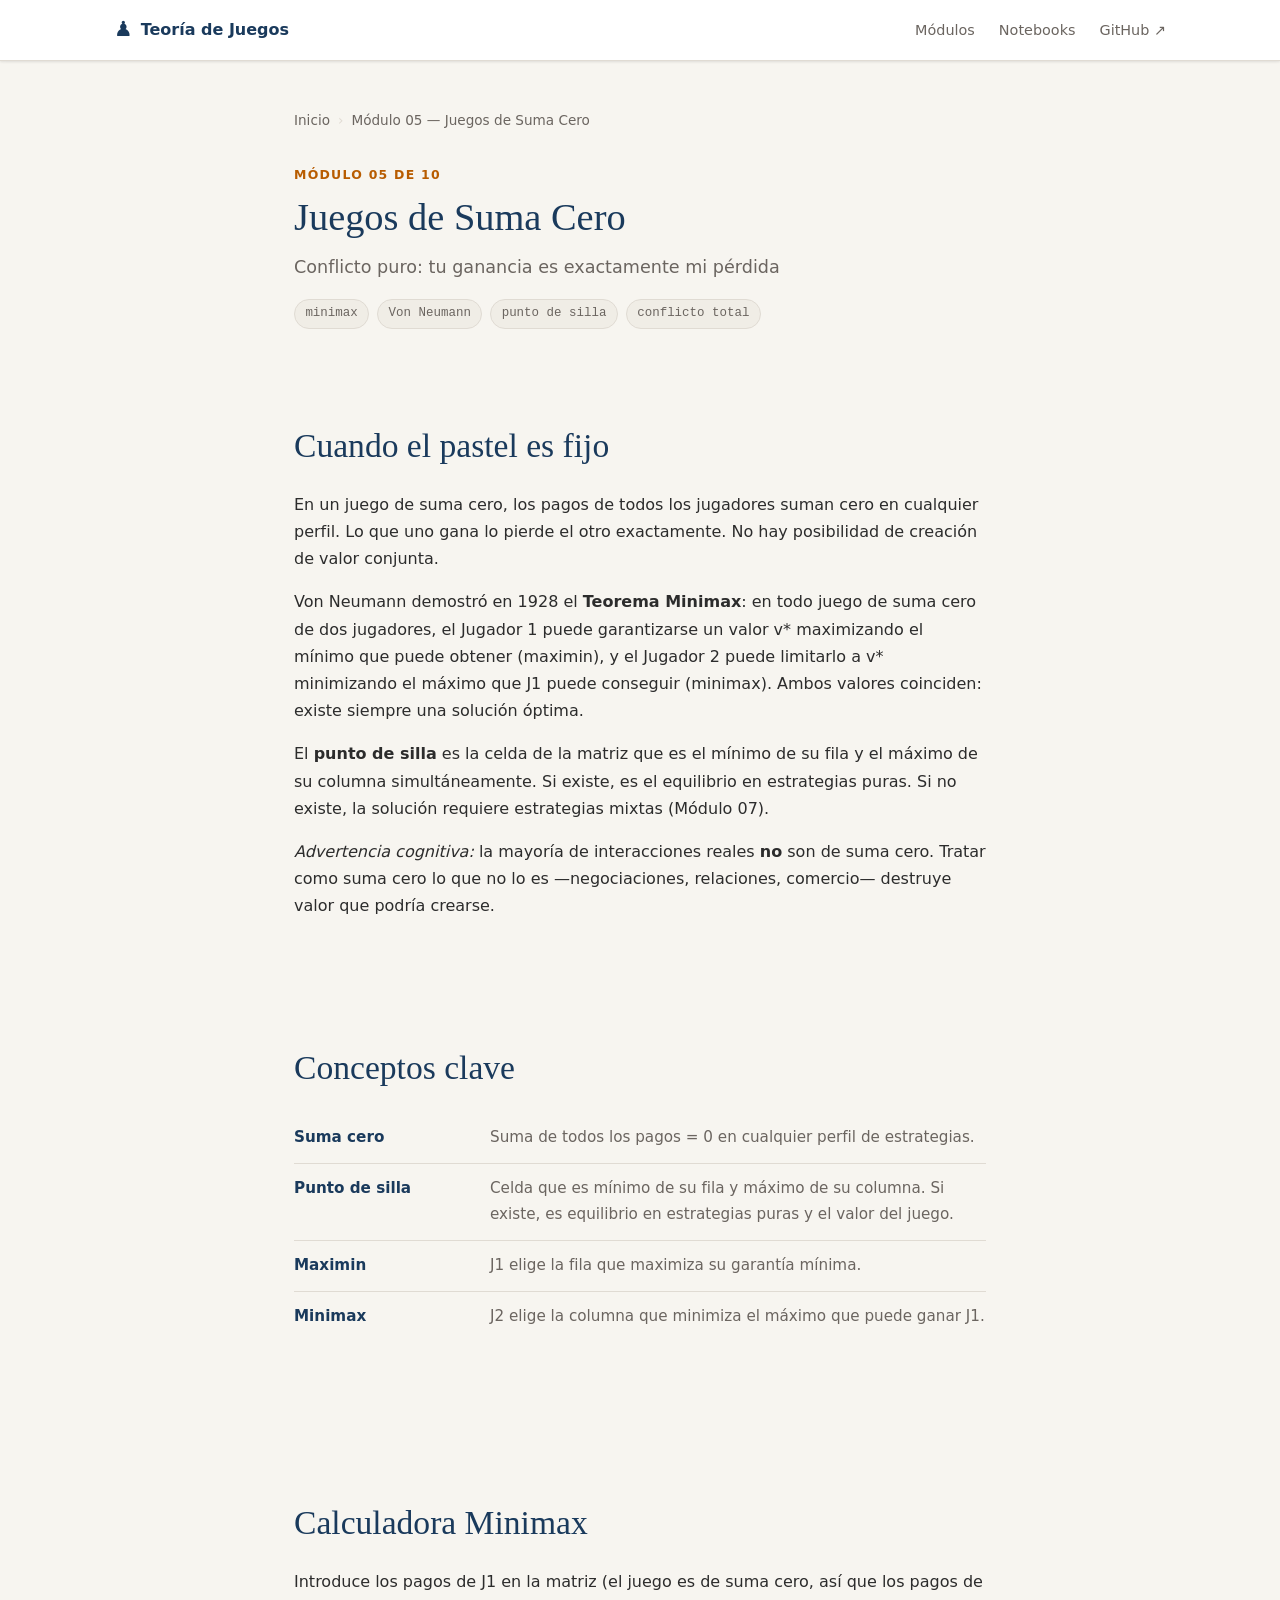
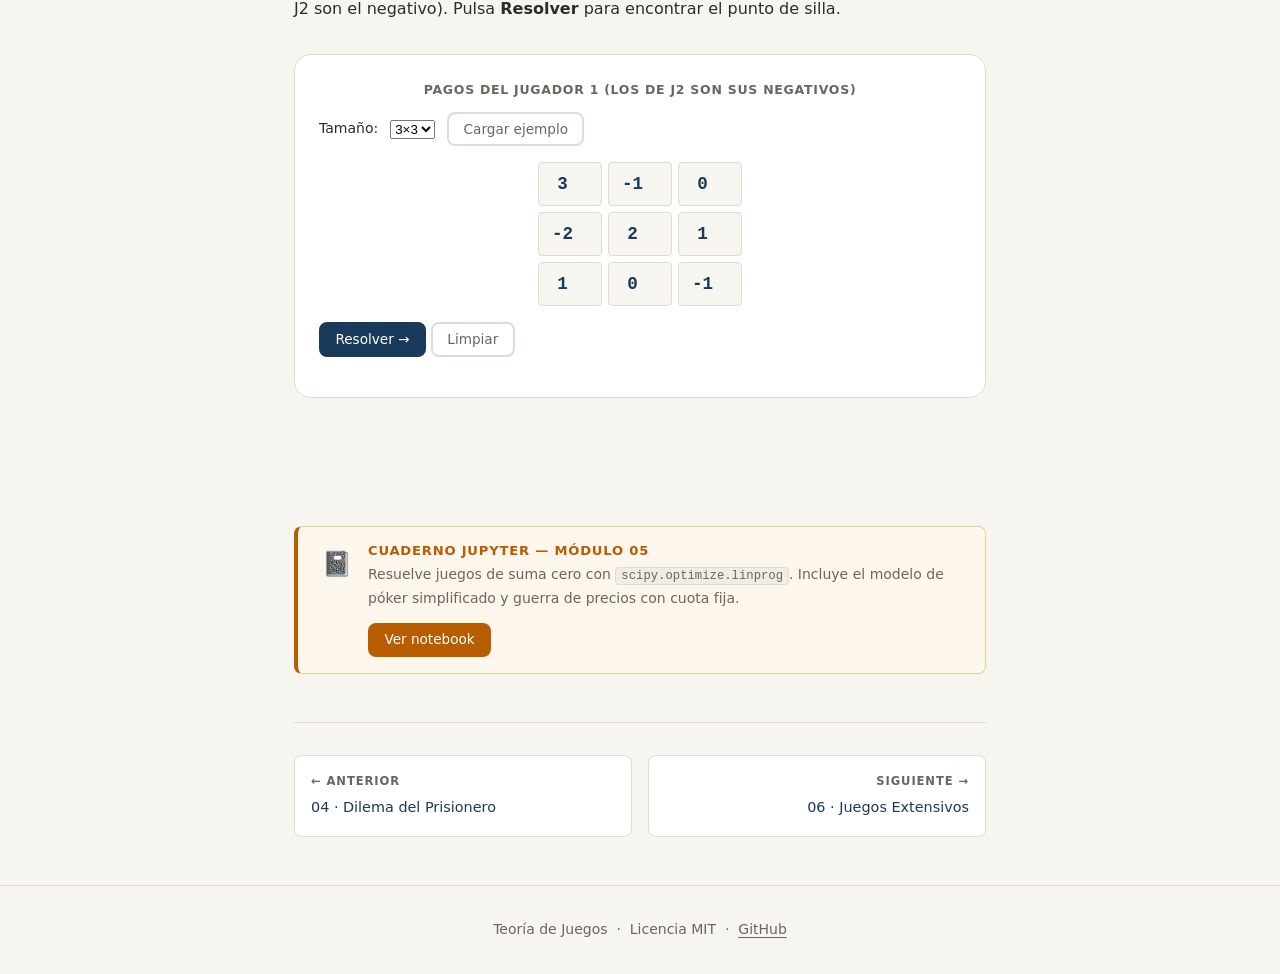
<file: modules/05-suma-cero/index.html>
<!DOCTYPE html>
<html lang="es">
<head>
  <meta charset="UTF-8">
  <meta name="viewport" content="width=device-width, initial-scale=1.0">
  <meta name="module-id" content="05">
  <title>Juegos de Suma Cero — Teoría de Juegos</title>
  <link rel="stylesheet" href="../../css/main.css">
  <link rel="stylesheet" href="../../css/components.css">
  <style>
    .widget-frame { background: var(--surface); border: 1px solid var(--border); border-radius: var(--radius-lg); padding: var(--space-6); margin: var(--space-8) 0; }
    .matrix-input-grid { display: grid; gap: 6px; width: fit-content; margin: var(--space-4) auto; }
    .matrix-input-grid input { width: 64px; height: 44px; text-align: center; border: 1px solid var(--border); border-radius: var(--radius-sm); font-size: 1.1rem; font-weight: 600; color: var(--primary); font-family: var(--font-mono); background: var(--bg); }
    .matrix-input-grid input:focus { outline: 2px solid var(--primary); border-color: var(--primary); background: white; }
    .matrix-input-grid input.saddle { background: #edfaf1; border-color: #2d7a50; color: #1a4030; }
    .minimax-steps { margin-top: var(--space-4); font-size: 0.875rem; display: flex; flex-direction: column; gap: var(--space-2); }
    .minimax-step { padding: var(--space-2) var(--space-4); border-radius: var(--radius-sm); }
    .step-row { background: #f0f5ff; border-left: 3px solid #1a3a5c; }
    .step-col { background: #fff4e8; border-left: 3px solid #b85c00; }
    .step-result { background: #edfaf1; border-left: 3px solid #2d7a50; font-weight: 600; }
    .row-sel, .col-sel { margin: var(--space-3) 0; display: flex; gap: var(--space-3); align-items: center; flex-wrap: wrap; font-size: 0.875rem; }
    .matrix-label { font-size: 0.78rem; text-transform: uppercase; letter-spacing: 0.06em; font-weight: 600; color: var(--text-muted); text-align: center; margin-bottom: var(--space-2); }
  </style>
</head>
<body class="module-page">

  <header class="site-header">
    <div class="container">
      <a href="../../index.html" class="header-brand">
        <span class="brand-icon">♟</span>
        <span class="brand-name">Teoría de Juegos</span>
      </a>
      <nav class="header-nav">
        <a href="../../index.html#modulos">Módulos</a>
        <a href="../../index.html#notebooks">Notebooks</a>
        <a href="https://github.com/LegalIntermediaSL/TeoriaJuegos" target="_blank" rel="noopener">GitHub ↗</a>
      </nav>
    </div>
  </header>

  <main class="module-main">
    <div class="content-container">

      <nav class="breadcrumb">
        <a href="../../index.html">Inicio</a>
        <span class="breadcrumb-sep">›</span>
        <span>Módulo 05 — Juegos de Suma Cero</span>
      </nav>

      <header class="module-header">
        <div class="module-number">Módulo 05 de 10</div>
        <h1>Juegos de Suma Cero</h1>
        <p class="subtitle">Conflicto puro: tu ganancia es exactamente mi pérdida</p>
        <div class="tag-list">
          <span class="tag">minimax</span><span class="tag">Von Neumann</span>
          <span class="tag">punto de silla</span><span class="tag">conflicto total</span>
        </div>
      </header>

      <section>
        <h2>Cuando el pastel es fijo</h2>
        <p>En un juego de suma cero, los pagos de todos los jugadores suman cero en cualquier perfil. Lo que uno gana lo pierde el otro exactamente. No hay posibilidad de creación de valor conjunta.</p>
        <p>Von Neumann demostró en 1928 el <strong>Teorema Minimax</strong>: en todo juego de suma cero de dos jugadores, el Jugador 1 puede garantizarse un valor v* maximizando el mínimo que puede obtener (maximin), y el Jugador 2 puede limitarlo a v* minimizando el máximo que J1 puede conseguir (minimax). Ambos valores coinciden: existe siempre una solución óptima.</p>
        <p>El <strong>punto de silla</strong> es la celda de la matriz que es el mínimo de su fila y el máximo de su columna simultáneamente. Si existe, es el equilibrio en estrategias puras. Si no existe, la solución requiere estrategias mixtas (Módulo 07).</p>
        <p><em>Advertencia cognitiva:</em> la mayoría de interacciones reales <strong>no</strong> son de suma cero. Tratar como suma cero lo que no lo es —negociaciones, relaciones, comercio— destruye valor que podría crearse.</p>
      </section>

      <section>
        <h2>Conceptos clave</h2>
        <ul class="concept-list">
          <li><span class="concept-name">Suma cero</span><span class="concept-desc">Suma de todos los pagos = 0 en cualquier perfil de estrategias.</span></li>
          <li><span class="concept-name">Punto de silla</span><span class="concept-desc">Celda que es mínimo de su fila y máximo de su columna. Si existe, es equilibrio en estrategias puras y el valor del juego.</span></li>
          <li><span class="concept-name">Maximin</span><span class="concept-desc">J1 elige la fila que maximiza su garantía mínima.</span></li>
          <li><span class="concept-name">Minimax</span><span class="concept-desc">J2 elige la columna que minimiza el máximo que puede ganar J1.</span></li>
        </ul>
      </section>

      <section>
        <h2>Calculadora Minimax</h2>
        <p>Introduce los pagos de J1 en la matriz (el juego es de suma cero, así que los pagos de J2 son el negativo). Pulsa <strong>Resolver</strong> para encontrar el punto de silla.</p>

        <div class="widget-frame">
          <div class="matrix-label">Pagos del Jugador 1 (los de J2 son sus negativos)</div>

          <div class="row-sel">
            <span>Tamaño:</span>
            <select id="size-sel" onchange="buildMatrix()">
              <option value="2">2×2</option>
              <option value="3" selected>3×3</option>
            </select>
            <button class="btn btn-ghost btn-sm" onclick="loadExample()">Cargar ejemplo</button>
          </div>

          <div id="matrix-inputs"></div>

          <div class="widget-controls" style="margin-top:1rem;">
            <button class="btn btn-primary btn-sm" onclick="solve()">Resolver →</button>
            <button class="btn btn-ghost btn-sm" onclick="clearSteps()">Limpiar</button>
          </div>

          <div id="minimax-steps" class="minimax-steps"></div>
        </div>
      </section>

      <div class="notebook-callout">
        <span class="notebook-callout-icon">📓</span>
        <div class="notebook-callout-content">
          <h4>Cuaderno Jupyter — Módulo 05</h4>
          <p>Resuelve juegos de suma cero con <code>scipy.optimize.linprog</code>. Incluye el modelo de póker simplificado y guerra de precios con cuota fija.</p>
          <a href="../../notebooks/05_suma_cero.ipynb" class="btn btn-sm btn-accent">Ver notebook</a>
        </div>
      </div>

      <nav class="module-nav">
        <a href="../04-prisionero/index.html" class="nav-item nav-prev">
          <span class="nav-direction">← Anterior</span>
          <span class="nav-title">04 · Dilema del Prisionero</span>
        </a>
        <a href="../06-juegos-extensivos/index.html" class="nav-item nav-next">
          <span class="nav-direction">Siguiente →</span>
          <span class="nav-title">06 · Juegos Extensivos</span>
        </a>
      </nav>

    </div>
  </main>

  <footer class="site-footer">
    <div class="container">
      <p>Teoría de Juegos &nbsp;·&nbsp; Licencia MIT &nbsp;·&nbsp;
         <a href="https://github.com/LegalIntermediaSL/TeoriaJuegos" target="_blank" rel="noopener">GitHub</a></p>
    </div>
  </footer>

  <script src="../../js/core/progress.js"></script>
  <script>
    let n = 3;
    let matrix = [[3,-1,0],[-2,2,1],[1,0,-1]];

    const EXAMPLES = {
      2: [[4,-2],[-1,3]],
      3: [[3,-1,0],[-2,2,1],[1,0,-1]]
    };

    function buildMatrix() {
      n = +document.getElementById('size-sel').value;
      matrix = EXAMPLES[n].map(r => [...r]);
      renderInputs();
      clearSteps();
    }

    function loadExample() {
      n = +document.getElementById('size-sel').value;
      matrix = EXAMPLES[n].map(r => [...r]);
      renderInputs();
      clearSteps();
    }

    function renderInputs() {
      const container = document.getElementById('matrix-inputs');
      container.innerHTML = '';
      const grid = document.createElement('div');
      grid.className = 'matrix-input-grid';
      grid.style.gridTemplateColumns = `repeat(${n}, 64px)`;

      for (let i = 0; i < n; i++) {
        for (let j = 0; j < n; j++) {
          const inp = document.createElement('input');
          inp.type = 'number';
          inp.value = matrix[i][j];
          inp.id = `cell-${i}-${j}`;
          inp.addEventListener('input', () => {
            matrix[i][j] = +inp.value || 0;
            clearSteps();
          });
          grid.appendChild(inp);
        }
      }
      container.appendChild(grid);
    }

    function getMatrix() {
      const m = [];
      for (let i = 0; i < n; i++) {
        m.push([]);
        for (let j = 0; j < n; j++) {
          m[i].push(+(document.getElementById(`cell-${i}-${j}`).value) || 0);
        }
      }
      return m;
    }

    function solve() {
      const m = getMatrix();
      const steps = [];

      // Calcular mínimo de cada fila
      const rowMins = m.map(r => Math.min(...r));
      steps.push({ type: 'row', text: `Mínimos de fila: [${rowMins.join(', ')}]` });

      // Maximin
      const maximin = Math.max(...rowMins);
      const maximinRow = rowMins.indexOf(maximin);
      steps.push({ type: 'row', text: `Maximin (J1): max de los mínimos = ${maximin} → J1 juega fila ${maximinRow + 1}` });

      // Calcular máximo de cada columna
      const colMaxs = m[0].map((_, j) => Math.max(...m.map(r => r[j])));
      steps.push({ type: 'col', text: `Máximos de columna: [${colMaxs.join(', ')}]` });

      // Minimax
      const minimax = Math.min(...colMaxs);
      const minimaxCol = colMaxs.indexOf(minimax);
      steps.push({ type: 'col', text: `Minimax (J2): min de los máximos = ${minimax} → J2 juega columna ${minimaxCol + 1}` });

      // ¿Punto de silla?
      if (maximin === minimax) {
        steps.push({ type: 'result', text: `✓ Punto de silla encontrado: celda (${maximinRow+1}, ${minimaxCol+1}) = ${maximin}. Valor del juego = ${maximin}.` });
        // Resaltar la celda
        document.querySelectorAll('.matrix-input-grid input').forEach(inp => inp.classList.remove('saddle'));
        const saddle = document.getElementById(`cell-${maximinRow}-${minimaxCol}`);
        if (saddle) saddle.classList.add('saddle');
        Progress.completeCurrentModule();
      } else {
        steps.push({ type: 'result', text: `✗ No existe punto de silla puro (maximin=${maximin} ≠ minimax=${minimax}). La solución óptima requiere estrategias mixtas (ver Módulo 07).` });
      }

      const stepsDiv = document.getElementById('minimax-steps');
      stepsDiv.innerHTML = steps.map(s => `<div class="minimax-step step-${s.type}">${s.text}</div>`).join('');
    }

    function clearSteps() {
      document.getElementById('minimax-steps').innerHTML = '';
      document.querySelectorAll('.matrix-input-grid input').forEach(inp => inp.classList.remove('saddle'));
    }

    buildMatrix();
  </script>
</body>
</html>
</file>
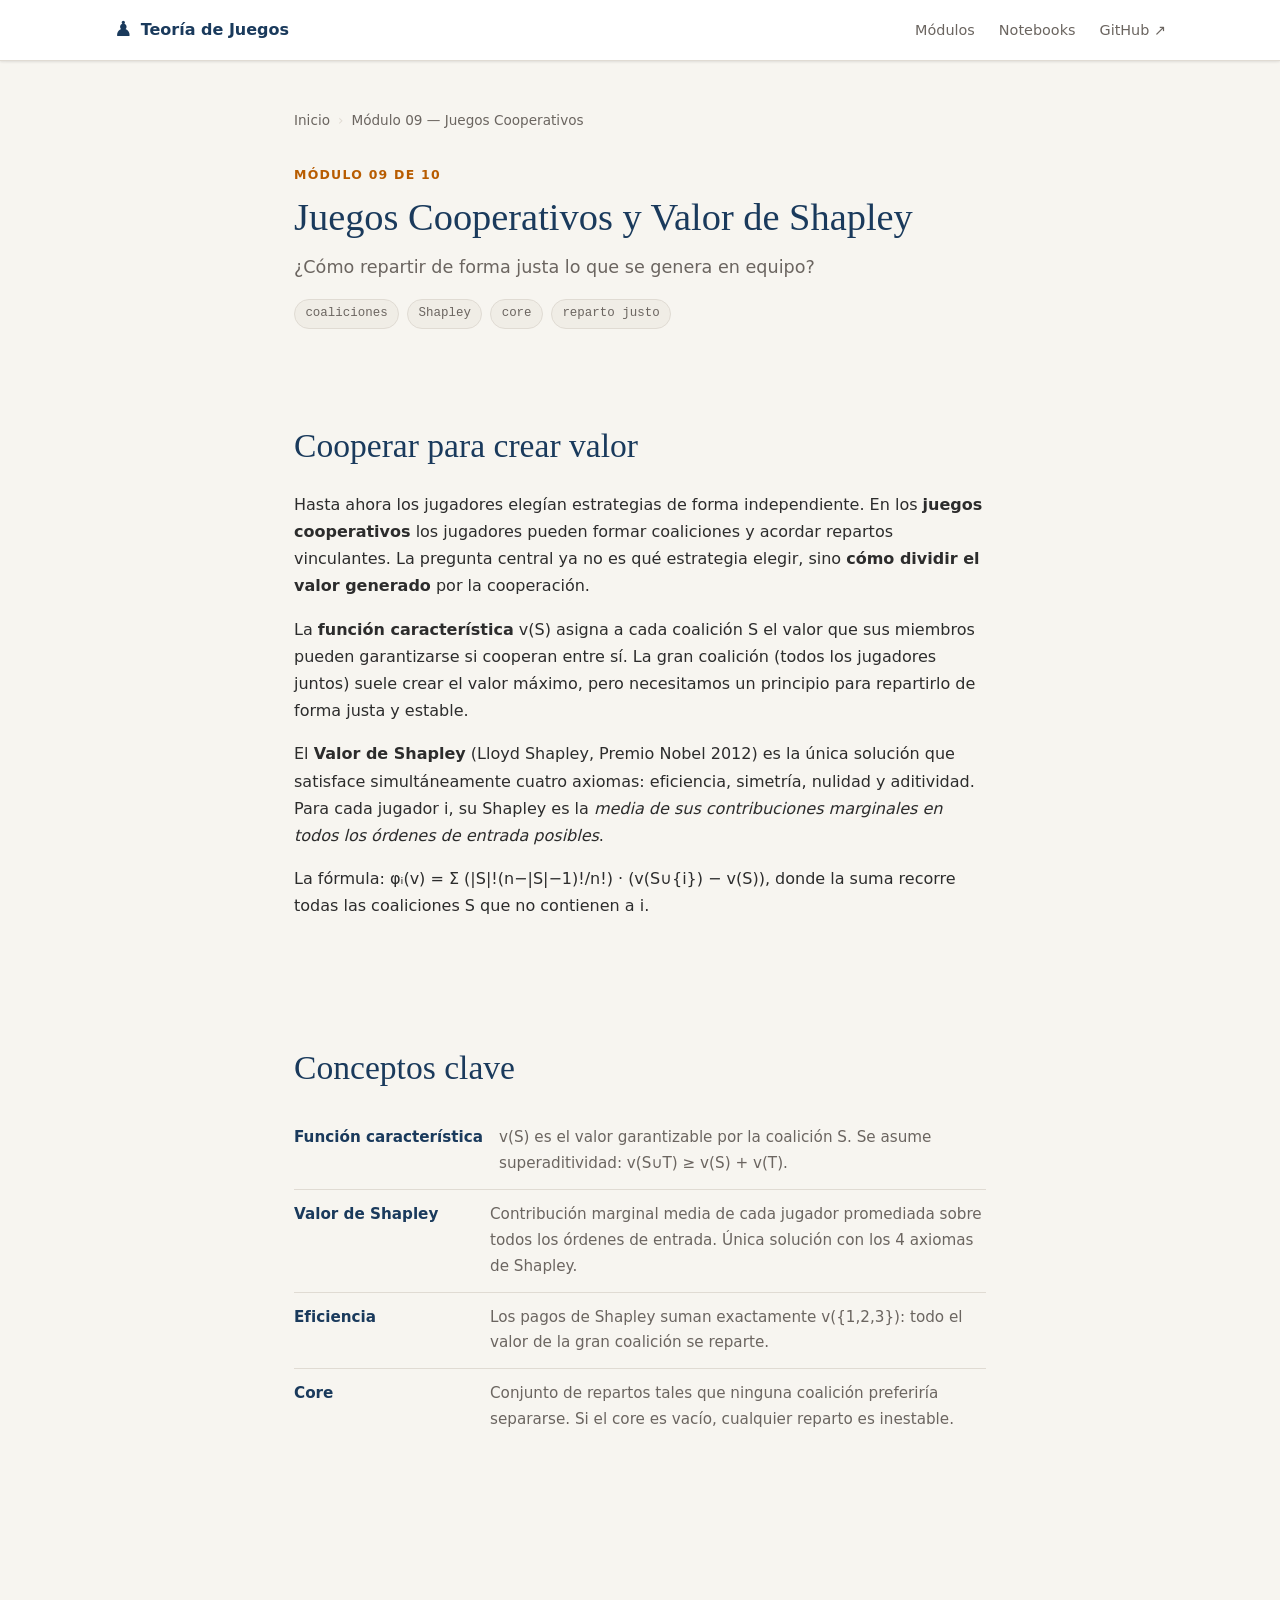
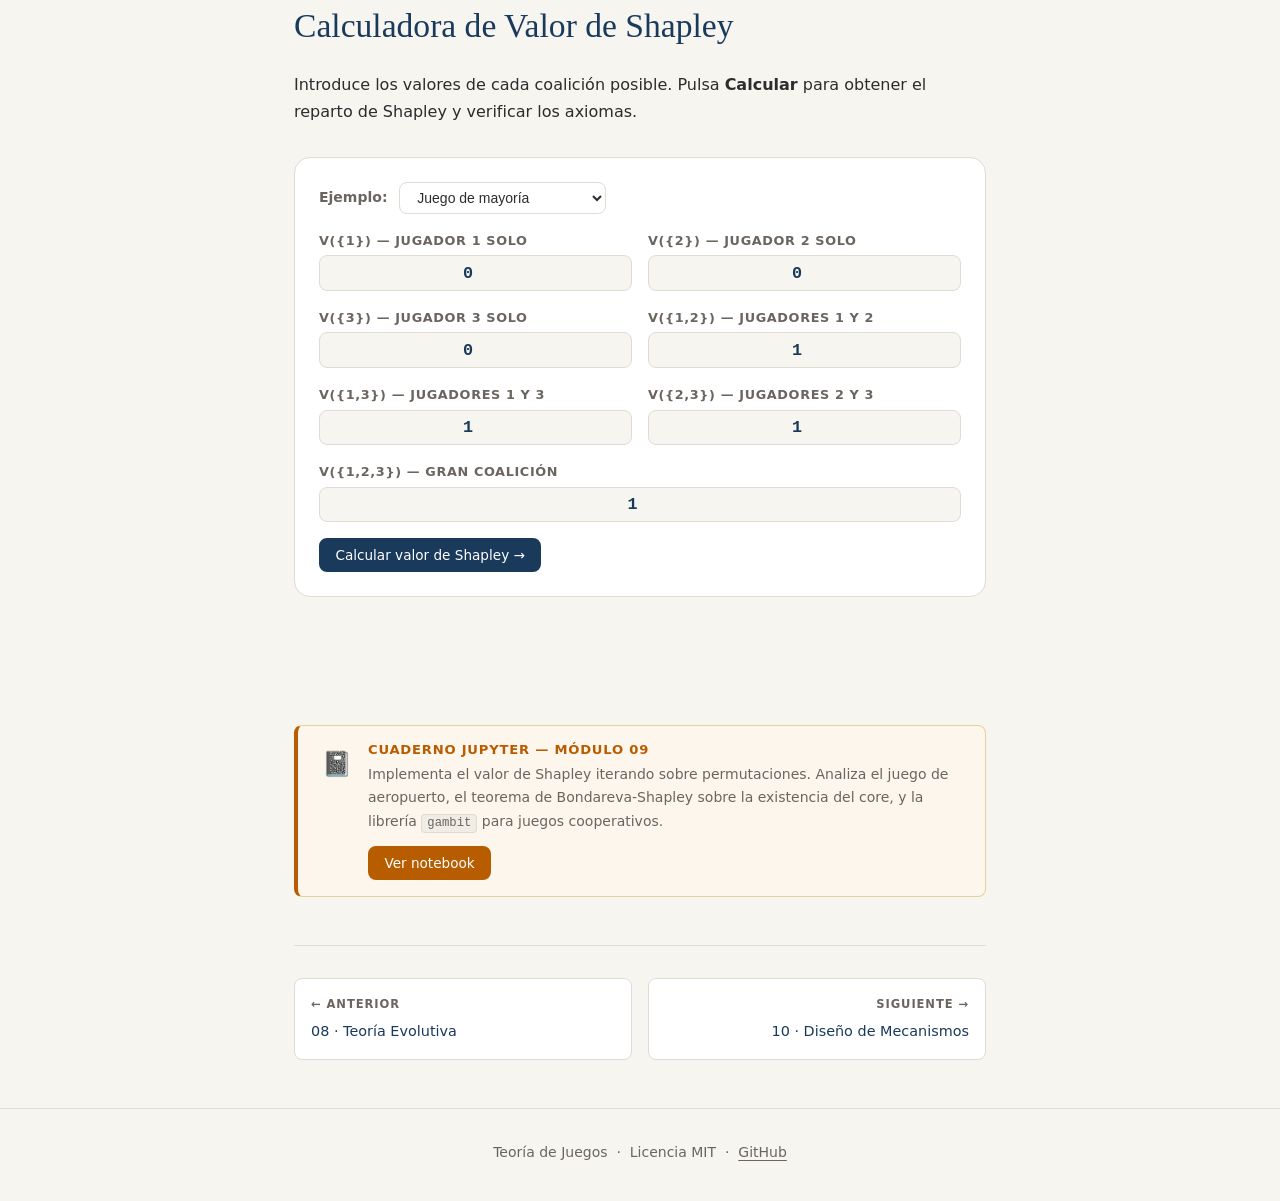
<file: modules/09-cooperativos/index.html>
<!DOCTYPE html>
<html lang="es">
<head>
  <meta charset="UTF-8">
  <meta name="viewport" content="width=device-width, initial-scale=1.0">
  <meta name="module-id" content="09">
  <title>Juegos Cooperativos — Teoría de Juegos</title>
  <link rel="stylesheet" href="../../css/main.css">
  <link rel="stylesheet" href="../../css/components.css">
  <style>
    .widget-frame { background: var(--surface); border: 1px solid var(--border); border-radius: var(--radius-lg); padding: var(--space-6); margin: var(--space-8) 0; }
    .coalition-grid { display: grid; grid-template-columns: 1fr 1fr; gap: var(--space-4); margin-bottom: var(--space-4); }
    .coalition-input { display: flex; flex-direction: column; gap: var(--space-1); }
    .coalition-input label { font-size: 0.8rem; font-weight: 600; color: var(--text-muted); text-transform: uppercase; letter-spacing: 0.05em; }
    .coalition-input input { width: 100%; padding: 0.45rem 0.7rem; border: 1px solid var(--border); border-radius: var(--radius-md); font-size: 1.05rem; font-weight: 700; font-family: var(--font-mono); color: var(--primary); background: var(--bg); text-align: center; }
    .coalition-input input:focus { outline: 2px solid var(--primary); border-color: var(--primary); }
    .preset-row { display: flex; gap: var(--space-3); align-items: center; flex-wrap: wrap; margin-bottom: var(--space-4); }
    .preset-row label { font-size: 0.875rem; font-weight: 600; color: var(--text-muted); }
    .preset-row select { padding: 0.35rem 0.8rem; border: 1px solid var(--border); border-radius: var(--radius-md); font-size: 0.875rem; background: var(--surface); color: var(--text); }
    .shapley-results { display: grid; grid-template-columns: repeat(3, 1fr); gap: var(--space-4); margin-top: var(--space-5); }
    .player-card { background: var(--bg); border: 2px solid var(--border); border-radius: var(--radius-lg); padding: var(--space-4); text-align: center; }
    .player-label { font-size: 0.78rem; text-transform: uppercase; letter-spacing: 0.07em; font-weight: 700; color: var(--text-muted); margin-bottom: var(--space-2); }
    .shapley-val { font-size: 2rem; font-weight: 700; font-family: var(--font-mono); }
    .shapley-pct { font-size: 0.8rem; color: var(--text-muted); margin-top: 2px; }
    .breakdown-box { margin-top: var(--space-5); padding: var(--space-4); background: var(--code-bg); border-radius: var(--radius-md); font-size: 0.82rem; font-family: var(--font-mono); color: var(--text-muted); line-height: 1.8; white-space: pre-wrap; }
    .axiom-check { margin-top: var(--space-4); display: flex; flex-direction: column; gap: var(--space-2); }
    .axiom-item { display: flex; gap: var(--space-3); align-items: center; padding: var(--space-2) var(--space-3); border-radius: var(--radius-sm); font-size: 0.875rem; }
    .axiom-ok   { background: #edfaf1; color: #1a4030; }
    .axiom-warn { background: #fff4e8; color: #5a2e00; }
    .axiom-icon { font-weight: 700; min-width: 1.2rem; }
    @media (max-width: 480px) { .coalition-grid { grid-template-columns: 1fr; } .shapley-results { grid-template-columns: 1fr; } }
  </style>
</head>
<body class="module-page">

  <header class="site-header">
    <div class="container">
      <a href="../../index.html" class="header-brand">
        <span class="brand-icon">♟</span>
        <span class="brand-name">Teoría de Juegos</span>
      </a>
      <nav class="header-nav">
        <a href="../../index.html#modulos">Módulos</a>
        <a href="../../index.html#notebooks">Notebooks</a>
        <a href="https://github.com/LegalIntermediaSL/TeoriaJuegos" target="_blank" rel="noopener">GitHub ↗</a>
      </nav>
    </div>
  </header>

  <main class="module-main">
    <div class="content-container">

      <nav class="breadcrumb">
        <a href="../../index.html">Inicio</a>
        <span class="breadcrumb-sep">›</span>
        <span>Módulo 09 — Juegos Cooperativos</span>
      </nav>

      <header class="module-header">
        <div class="module-number">Módulo 09 de 10</div>
        <h1>Juegos Cooperativos y Valor de Shapley</h1>
        <p class="subtitle">¿Cómo repartir de forma justa lo que se genera en equipo?</p>
        <div class="tag-list">
          <span class="tag">coaliciones</span><span class="tag">Shapley</span>
          <span class="tag">core</span><span class="tag">reparto justo</span>
        </div>
      </header>

      <section>
        <h2>Cooperar para crear valor</h2>
        <p>Hasta ahora los jugadores elegían estrategias de forma independiente. En los <strong>juegos cooperativos</strong> los jugadores pueden formar coaliciones y acordar repartos vinculantes. La pregunta central ya no es qué estrategia elegir, sino <strong>cómo dividir el valor generado</strong> por la cooperación.</p>
        <p>La <strong>función característica</strong> v(S) asigna a cada coalición S el valor que sus miembros pueden garantizarse si cooperan entre sí. La gran coalición (todos los jugadores juntos) suele crear el valor máximo, pero necesitamos un principio para repartirlo de forma justa y estable.</p>
        <p>El <strong>Valor de Shapley</strong> (Lloyd Shapley, Premio Nobel 2012) es la única solución que satisface simultáneamente cuatro axiomas: eficiencia, simetría, nulidad y aditividad. Para cada jugador i, su Shapley es la <em>media de sus contribuciones marginales en todos los órdenes de entrada posibles</em>.</p>
        <p>La fórmula: φᵢ(v) = Σ (|S|!(n−|S|−1)!/n!) · (v(S∪{i}) − v(S)), donde la suma recorre todas las coaliciones S que no contienen a i.</p>
      </section>

      <section>
        <h2>Conceptos clave</h2>
        <ul class="concept-list">
          <li><span class="concept-name">Función característica</span><span class="concept-desc">v(S) es el valor garantizable por la coalición S. Se asume superaditividad: v(S∪T) ≥ v(S) + v(T).</span></li>
          <li><span class="concept-name">Valor de Shapley</span><span class="concept-desc">Contribución marginal media de cada jugador promediada sobre todos los órdenes de entrada. Única solución con los 4 axiomas de Shapley.</span></li>
          <li><span class="concept-name">Eficiencia</span><span class="concept-desc">Los pagos de Shapley suman exactamente v({1,2,3}): todo el valor de la gran coalición se reparte.</span></li>
          <li><span class="concept-name">Core</span><span class="concept-desc">Conjunto de repartos tales que ninguna coalición preferiría separarse. Si el core es vacío, cualquier reparto es inestable.</span></li>
        </ul>
      </section>

      <section>
        <h2>Calculadora de Valor de Shapley</h2>
        <p>Introduce los valores de cada coalición posible. Pulsa <strong>Calcular</strong> para obtener el reparto de Shapley y verificar los axiomas.</p>

        <div class="widget-frame">
          <div class="preset-row">
            <label>Ejemplo:</label>
            <select id="preset-sel" onchange="loadPreset()">
              <option value="majority">Juego de mayoría</option>
              <option value="gloves">Mercado de guantes</option>
              <option value="uniform">Contribuciones uniformes</option>
              <option value="airport">Aeropuerto (costes)</option>
              <option value="custom">Personalizado</option>
            </select>
          </div>

          <div class="coalition-grid">
            <div class="coalition-input">
              <label>v({1}) — Jugador 1 solo</label>
              <input type="number" id="v1" value="0" step="0.5" oninput="onInput()">
            </div>
            <div class="coalition-input">
              <label>v({2}) — Jugador 2 solo</label>
              <input type="number" id="v2" value="0" step="0.5" oninput="onInput()">
            </div>
            <div class="coalition-input">
              <label>v({3}) — Jugador 3 solo</label>
              <input type="number" id="v3" value="0" step="0.5" oninput="onInput()">
            </div>
            <div class="coalition-input">
              <label>v({1,2}) — Jugadores 1 y 2</label>
              <input type="number" id="v12" value="1" step="0.5" oninput="onInput()">
            </div>
            <div class="coalition-input">
              <label>v({1,3}) — Jugadores 1 y 3</label>
              <input type="number" id="v13" value="1" step="0.5" oninput="onInput()">
            </div>
            <div class="coalition-input">
              <label>v({2,3}) — Jugadores 2 y 3</label>
              <input type="number" id="v23" value="1" step="0.5" oninput="onInput()">
            </div>
            <div class="coalition-input" style="grid-column: 1/-1;">
              <label>v({1,2,3}) — Gran coalición</label>
              <input type="number" id="v123" value="1" step="0.5" oninput="onInput()">
            </div>
          </div>

          <button class="btn btn-primary btn-sm" onclick="calculate()">Calcular valor de Shapley →</button>

          <div id="shapley-output" style="display:none;">
            <div class="shapley-results" id="shapley-cards"></div>
            <div class="breakdown-box" id="shapley-breakdown"></div>
            <div class="axiom-check" id="axiom-check"></div>
          </div>
        </div>
      </section>

      <div class="notebook-callout">
        <span class="notebook-callout-icon">📓</span>
        <div class="notebook-callout-content">
          <h4>Cuaderno Jupyter — Módulo 09</h4>
          <p>Implementa el valor de Shapley iterando sobre permutaciones. Analiza el juego de aeropuerto, el teorema de Bondareva-Shapley sobre la existencia del core, y la librería <code>gambit</code> para juegos cooperativos.</p>
          <a href="../../notebooks/09_cooperativos_shapley.ipynb" class="btn btn-sm btn-accent">Ver notebook</a>
        </div>
      </div>

      <nav class="module-nav">
        <a href="../08-evolucionaria/index.html" class="nav-item nav-prev">
          <span class="nav-direction">← Anterior</span>
          <span class="nav-title">08 · Teoría Evolutiva</span>
        </a>
        <a href="../10-mecanismos/index.html" class="nav-item nav-next">
          <span class="nav-direction">Siguiente →</span>
          <span class="nav-title">10 · Diseño de Mecanismos</span>
        </a>
      </nav>

    </div>
  </main>

  <footer class="site-footer">
    <div class="container">
      <p>Teoría de Juegos &nbsp;·&nbsp; Licencia MIT &nbsp;·&nbsp;
         <a href="https://github.com/LegalIntermediaSL/TeoriaJuegos" target="_blank" rel="noopener">GitHub</a></p>
    </div>
  </footer>

  <script src="../../js/core/progress.js"></script>
  <script src="../../js/simulations/shapley.js"></script>
  <script>
    const PRESETS = {
      majority: { v1:0, v2:0, v3:0, v12:1, v13:1, v23:1, v123:1 },
      gloves:   { v1:1, v2:0, v3:1, v12:1, v13:2, v23:1, v123:2 },
      uniform:  { v1:1, v2:1, v3:1, v12:3, v13:3, v23:3, v123:6 },
      airport:  { v1:0, v2:2, v3:4, v12:2, v13:4, v23:6, v123:6 }
    };

    function loadPreset() {
      const key = document.getElementById('preset-sel').value;
      if (key === 'custom') return;
      const p = PRESETS[key];
      ['v1','v2','v3','v12','v13','v23','v123'].forEach(id => {
        document.getElementById(id).value = p[id];
      });
      document.getElementById('shapley-output').style.display = 'none';
    }

    function onInput() {
      document.getElementById('preset-sel').value = 'custom';
      document.getElementById('shapley-output').style.display = 'none';
    }

    function getVObj() {
      return {
        '1':     +document.getElementById('v1').value   || 0,
        '2':     +document.getElementById('v2').value   || 0,
        '3':     +document.getElementById('v3').value   || 0,
        '1,2':   +document.getElementById('v12').value  || 0,
        '1,3':   +document.getElementById('v13').value  || 0,
        '2,3':   +document.getElementById('v23').value  || 0,
        '1,2,3': +document.getElementById('v123').value || 0
      };
    }

    function calculate() {
      const vObj = getVObj();
      const players = [1, 2, 3];

      // Usar ShapleyCalculator de shapley.js
      const phi = ShapleyCalculator.computeFromObject(vObj, players);
      const v = (coalition) => vObj[coalition.slice().sort().join(',')] ?? 0;
      const eff = ShapleyCalculator.checkEfficiency(phi, v, players);

      const total = eff.sum;

      // Tarjetas de jugadores
      const colors = ['#1a3a5c', '#b85c00', '#2d7a50'];
      document.getElementById('shapley-cards').innerHTML = players.map((p, i) => `
        <div class="player-card">
          <div class="player-label">Jugador ${p}</div>
          <div class="shapley-val" style="color:${colors[i]}">${phi[p].toFixed(4)}</div>
          <div class="shapley-pct">${total > 0.0001 ? (phi[p]/total*100).toFixed(1) + '% del total' : '—'}</div>
        </div>`).join('');

      // Breakdown por permutaciones
      const perms = ShapleyCalculator._permutations(players);
      let bk = '--- Contribuciones marginales por orden de entrada ---\n\n';
      for (const perm of perms) {
        let current = [];
        const parts = perm.map(player => {
          const before = vObj[current.slice().sort().join(',')] ?? 0;
          current = [...current, player];
          const after = vObj[current.slice().sort().join(',')] ?? 0;
          return `J${player}:+${(after-before).toFixed(2)}`;
        });
        bk += `Orden ${perm.join('→')}:  ${parts.join('  ')}\n`;
      }
      bk += `\n--- Valor de Shapley (media sobre ${perms.length} permutaciones) ---\n`;
      players.forEach(p => { bk += `φ(${p}) = ${phi[p].toFixed(4)}   `; });
      bk += `\nΣ = ${total.toFixed(4)}   v(N) = ${vObj['1,2,3']}`;
      document.getElementById('shapley-breakdown').textContent = bk;

      // Comprobación de axiomas
      const v123 = vObj['1,2,3'];
      const superadd =
        vObj['1,2']   >= (vObj['1']   + vObj['2'])   - 0.001 &&
        vObj['1,3']   >= (vObj['1']   + vObj['3'])   - 0.001 &&
        vObj['2,3']   >= (vObj['2']   + vObj['3'])   - 0.001 &&
        v123          >= (vObj['1,2'] + vObj['3'])   - 0.001 &&
        v123          >= (vObj['1,3'] + vObj['2'])   - 0.001 &&
        v123          >= (vObj['2,3'] + vObj['1'])   - 0.001;
      const inCore =
        phi[1] >= vObj['1'] - 0.001 && phi[2] >= vObj['2'] - 0.001 && phi[3] >= vObj['3'] - 0.001 &&
        phi[1]+phi[2] >= vObj['1,2'] - 0.001 &&
        phi[1]+phi[3] >= vObj['1,3'] - 0.001 &&
        phi[2]+phi[3] >= vObj['2,3'] - 0.001;

      const axioms = [
        { ok: eff.ok,     label: 'Eficiencia',        desc: `φ₁+φ₂+φ₃ = ${total.toFixed(4)} ${eff.ok ? '= v(N) ✓' : `≠ v(N) = ${v123}`}` },
        { ok: superadd,   label: 'Superaditividad',    desc: superadd ? 'La función característica satisface superaditividad (cooperar es racional)' : 'Atención: la función no es superaditiva — puede que no sea racional formar la gran coalición' },
        { ok: inCore,     label: 'Estabilidad (core)', desc: inCore ? 'El reparto de Shapley está en el core: ninguna coalición prefiere separarse' : 'El reparto de Shapley queda fuera del core — puede haber inestabilidad' }
      ];

      document.getElementById('axiom-check').innerHTML = axioms.map(a => `
        <div class="axiom-item ${a.ok ? 'axiom-ok' : 'axiom-warn'}">
          <span class="axiom-icon">${a.ok ? '✓' : '!'}</span>
          <span><strong>${a.label}:</strong> ${a.desc}</span>
        </div>`).join('');

      document.getElementById('shapley-output').style.display = 'block';
      Progress.completeCurrentModule();
    }

    loadPreset();
  </script>
</body>
</html>
</file>
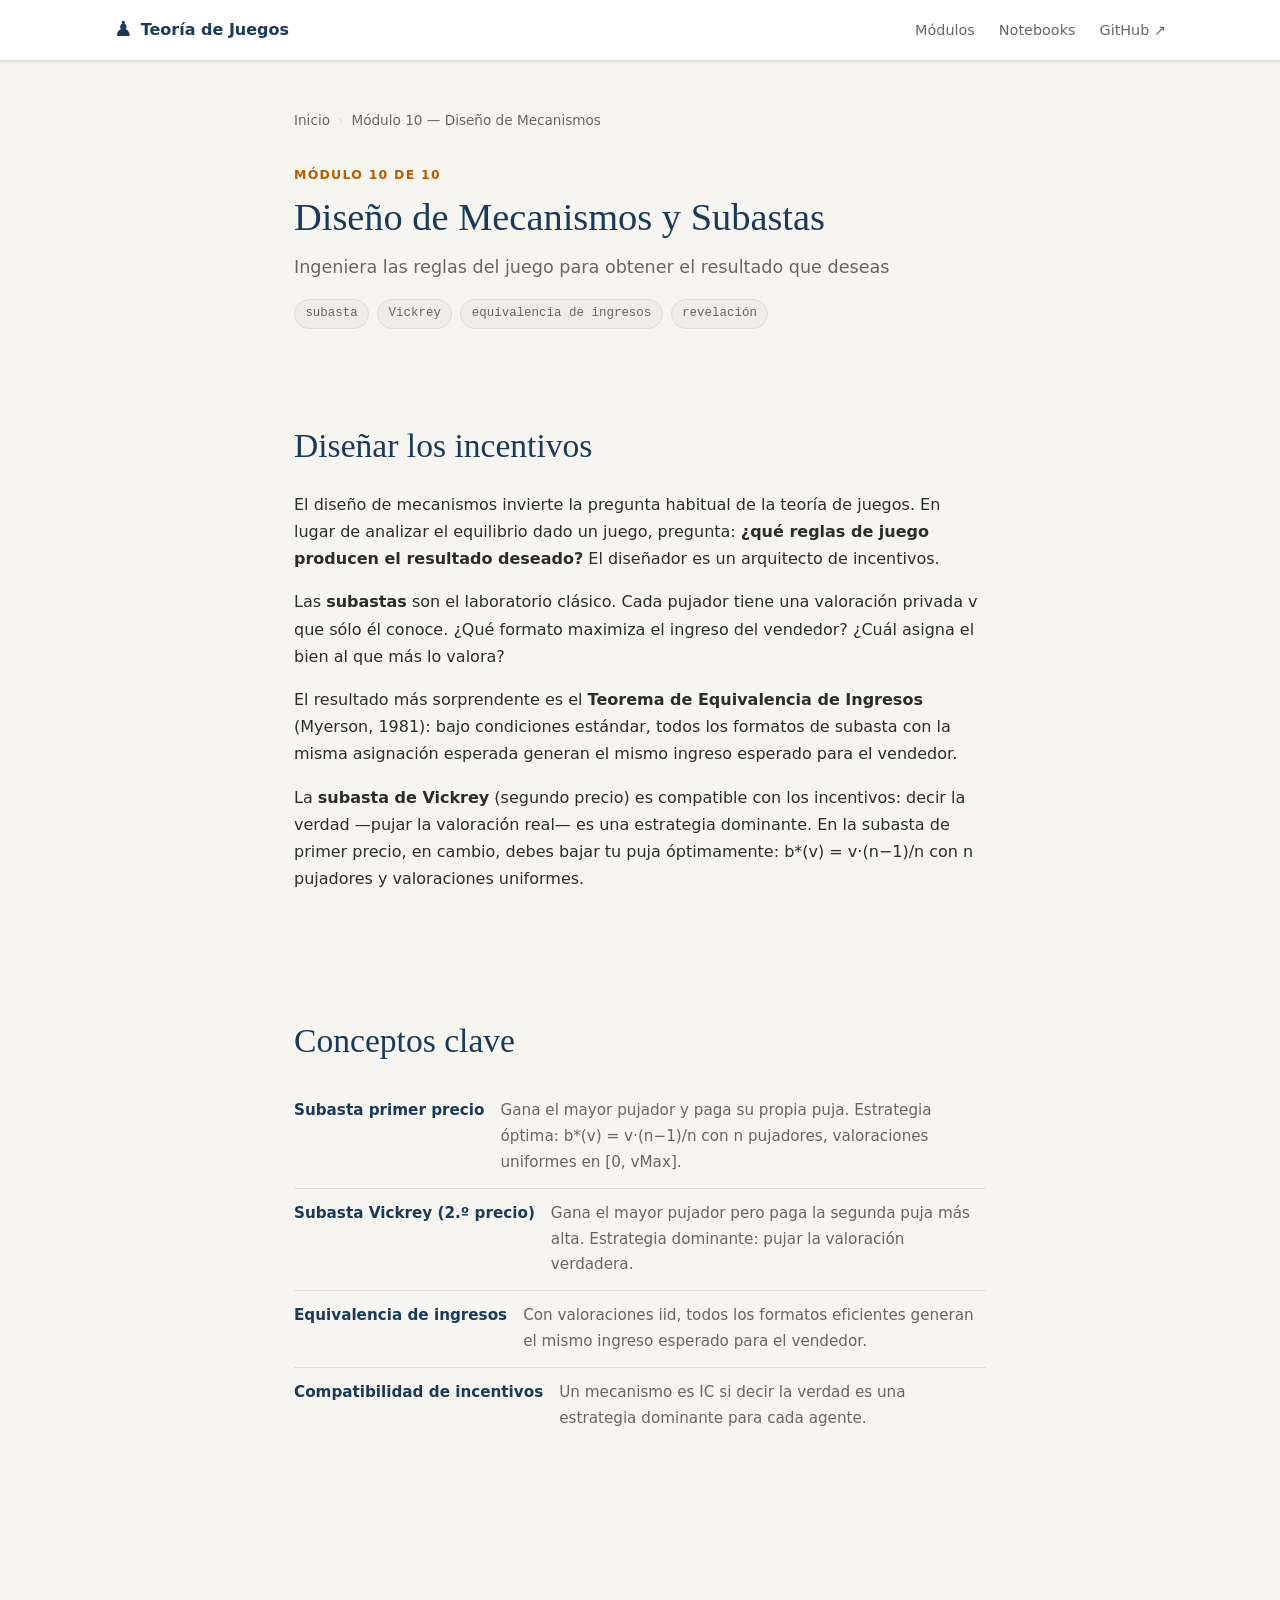
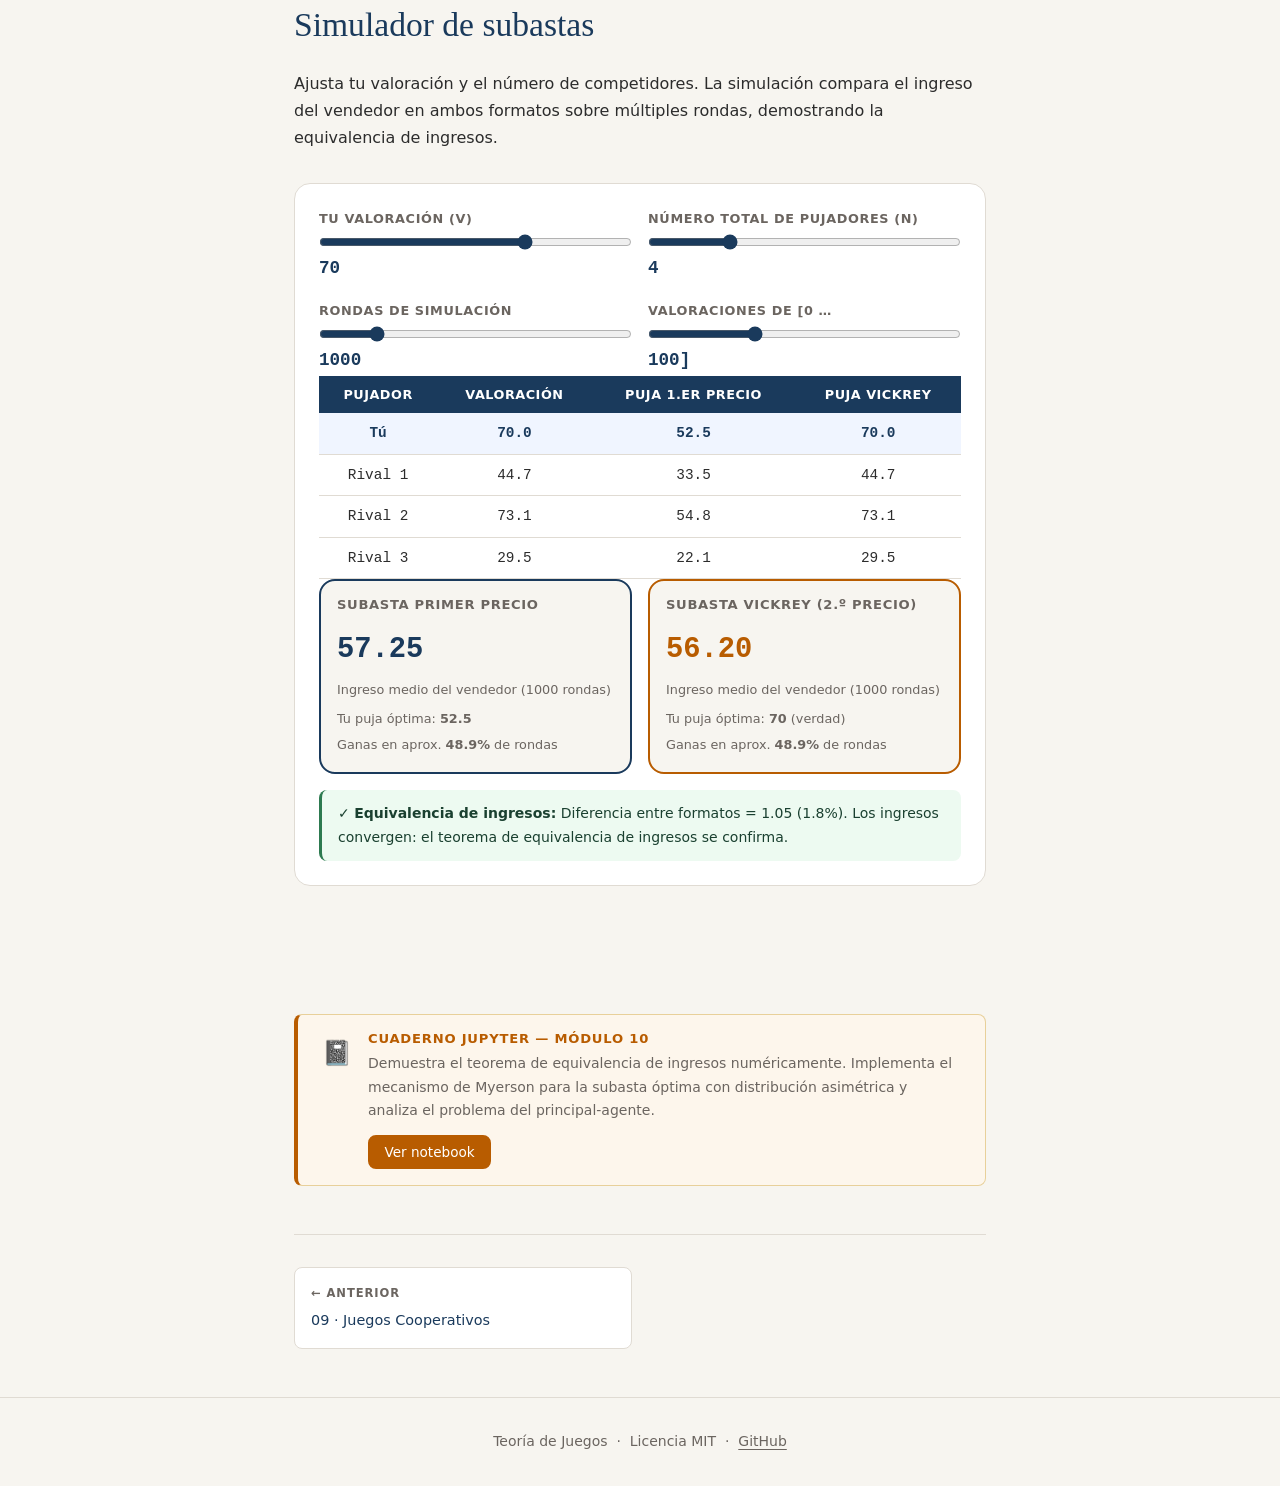
<file: modules/10-mecanismos/index.html>
<!DOCTYPE html>
<html lang="es">
<head>
  <meta charset="UTF-8">
  <meta name="viewport" content="width=device-width, initial-scale=1.0">
  <meta name="module-id" content="10">
  <title>Diseño de Mecanismos — Teoría de Juegos</title>
  <link rel="stylesheet" href="../../css/main.css">
  <link rel="stylesheet" href="../../css/components.css">
  <style>
    .widget-frame { background: var(--surface); border: 1px solid var(--border); border-radius: var(--radius-lg); padding: var(--space-6); margin: var(--space-8) 0; }
    .auction-controls { display: grid; grid-template-columns: 1fr 1fr; gap: var(--space-4); margin-bottom: var(--space-5); }
    .ctrl-row { display: flex; flex-direction: column; gap: var(--space-1); }
    .ctrl-row label { font-size: 0.8rem; font-weight: 600; color: var(--text-muted); text-transform: uppercase; letter-spacing: 0.05em; }
    .ctrl-row .ctrl-val { font-family: var(--font-mono); font-weight: 700; color: var(--primary); font-size: 1.1rem; }
    .ctrl-row input[type=range] { accent-color: var(--primary); width: 100%; }
    .auction-table { width: 100%; border-collapse: collapse; font-size: 0.875rem; margin-top: var(--space-5); }
    .auction-table th { background: var(--primary); color: white; padding: var(--space-2) var(--space-3); text-align: center; font-size: 0.8rem; font-weight: 600; text-transform: uppercase; letter-spacing: 0.04em; }
    .auction-table td { padding: var(--space-2) var(--space-3); text-align: center; border-bottom: 1px solid var(--border); font-family: var(--font-mono); font-size: 0.9rem; }
    .auction-table tr.you-row td { background: #f0f5ff; font-weight: 700; color: var(--primary); }
    .result-grid { display: grid; grid-template-columns: 1fr 1fr; gap: var(--space-4); margin-top: var(--space-5); }
    .result-card { background: var(--bg); border: 2px solid var(--border); border-radius: var(--radius-lg); padding: var(--space-4); }
    .result-card h4 { font-size: 0.82rem; color: var(--text-muted); margin-bottom: var(--space-3); font-weight: 700; text-transform: uppercase; letter-spacing: 0.05em; }
    .result-card .big-val { font-size: 1.8rem; font-weight: 700; font-family: var(--font-mono); }
    .result-card .sub-val { font-size: 0.8rem; color: var(--text-muted); margin-top: var(--space-1); }
    .fp-card { border-color: #1a3a5c; }
    .fp-card .big-val { color: #1a3a5c; }
    .vk-card { border-color: #b85c00; }
    .vk-card .big-val { color: #b85c00; }
    .equiv-box { margin-top: var(--space-4); padding: var(--space-3) var(--space-4); border-radius: var(--radius-md); font-size: 0.875rem; }
    .equiv-ok   { background: #edfaf1; border-left: 3px solid #2d7a50; color: #1a4030; }
    .equiv-note { background: #f3eeff; border-left: 3px solid #8b5cf6; color: #3b1a7a; }
    @media (max-width: 480px) { .auction-controls { grid-template-columns: 1fr; } .result-grid { grid-template-columns: 1fr; } }
  </style>
</head>
<body class="module-page">

  <header class="site-header">
    <div class="container">
      <a href="../../index.html" class="header-brand">
        <span class="brand-icon">♟</span>
        <span class="brand-name">Teoría de Juegos</span>
      </a>
      <nav class="header-nav">
        <a href="../../index.html#modulos">Módulos</a>
        <a href="../../index.html#notebooks">Notebooks</a>
        <a href="https://github.com/LegalIntermediaSL/TeoriaJuegos" target="_blank" rel="noopener">GitHub ↗</a>
      </nav>
    </div>
  </header>

  <main class="module-main">
    <div class="content-container">

      <nav class="breadcrumb">
        <a href="../../index.html">Inicio</a>
        <span class="breadcrumb-sep">›</span>
        <span>Módulo 10 — Diseño de Mecanismos</span>
      </nav>

      <header class="module-header">
        <div class="module-number">Módulo 10 de 10</div>
        <h1>Diseño de Mecanismos y Subastas</h1>
        <p class="subtitle">Ingeniera las reglas del juego para obtener el resultado que deseas</p>
        <div class="tag-list">
          <span class="tag">subasta</span><span class="tag">Vickrey</span>
          <span class="tag">equivalencia de ingresos</span><span class="tag">revelación</span>
        </div>
      </header>

      <section>
        <h2>Diseñar los incentivos</h2>
        <p>El diseño de mecanismos invierte la pregunta habitual de la teoría de juegos. En lugar de analizar el equilibrio dado un juego, pregunta: <strong>¿qué reglas de juego producen el resultado deseado?</strong> El diseñador es un arquitecto de incentivos.</p>
        <p>Las <strong>subastas</strong> son el laboratorio clásico. Cada pujador tiene una valoración privada v que sólo él conoce. ¿Qué formato maximiza el ingreso del vendedor? ¿Cuál asigna el bien al que más lo valora?</p>
        <p>El resultado más sorprendente es el <strong>Teorema de Equivalencia de Ingresos</strong> (Myerson, 1981): bajo condiciones estándar, todos los formatos de subasta con la misma asignación esperada generan el mismo ingreso esperado para el vendedor.</p>
        <p>La <strong>subasta de Vickrey</strong> (segundo precio) es compatible con los incentivos: decir la verdad —pujar la valoración real— es una estrategia dominante. En la subasta de primer precio, en cambio, debes bajar tu puja óptimamente: b*(v) = v·(n−1)/n con n pujadores y valoraciones uniformes.</p>
      </section>

      <section>
        <h2>Conceptos clave</h2>
        <ul class="concept-list">
          <li><span class="concept-name">Subasta primer precio</span><span class="concept-desc">Gana el mayor pujador y paga su propia puja. Estrategia óptima: b*(v) = v·(n−1)/n con n pujadores, valoraciones uniformes en [0, vMax].</span></li>
          <li><span class="concept-name">Subasta Vickrey (2.º precio)</span><span class="concept-desc">Gana el mayor pujador pero paga la segunda puja más alta. Estrategia dominante: pujar la valoración verdadera.</span></li>
          <li><span class="concept-name">Equivalencia de ingresos</span><span class="concept-desc">Con valoraciones iid, todos los formatos eficientes generan el mismo ingreso esperado para el vendedor.</span></li>
          <li><span class="concept-name">Compatibilidad de incentivos</span><span class="concept-desc">Un mecanismo es IC si decir la verdad es una estrategia dominante para cada agente.</span></li>
        </ul>
      </section>

      <section>
        <h2>Simulador de subastas</h2>
        <p>Ajusta tu valoración y el número de competidores. La simulación compara el ingreso del vendedor en ambos formatos sobre múltiples rondas, demostrando la equivalencia de ingresos.</p>

        <div class="widget-frame">
          <div class="auction-controls">
            <div class="ctrl-row">
              <label>Tu valoración (v)</label>
              <input type="range" id="v-slider" min="10" max="100" value="70" step="5" oninput="updateAuction()">
              <span class="ctrl-val" id="v-val">70</span>
            </div>
            <div class="ctrl-row">
              <label>Número total de pujadores (n)</label>
              <input type="range" id="n-slider" min="2" max="10" value="4" step="1" oninput="updateAuction()">
              <span class="ctrl-val" id="n-val">4</span>
            </div>
            <div class="ctrl-row">
              <label>Rondas de simulación</label>
              <input type="range" id="r-slider" min="200" max="5000" value="1000" step="200" oninput="updateAuction()">
              <span class="ctrl-val" id="r-val">1000</span>
            </div>
            <div class="ctrl-row">
              <label>Valoraciones de [0 …</label>
              <input type="range" id="max-slider" min="50" max="200" value="100" step="10" oninput="updateAuction()">
              <span class="ctrl-val" id="max-val">100]</span>
            </div>
          </div>

          <table class="auction-table">
            <thead>
              <tr>
                <th>Pujador</th>
                <th>Valoración</th>
                <th>Puja 1.er precio</th>
                <th>Puja Vickrey</th>
              </tr>
            </thead>
            <tbody id="auction-tbody"></tbody>
          </table>

          <div class="result-grid" id="result-grid"></div>
          <div id="equiv-note"></div>
        </div>
      </section>

      <div class="notebook-callout">
        <span class="notebook-callout-icon">📓</span>
        <div class="notebook-callout-content">
          <h4>Cuaderno Jupyter — Módulo 10</h4>
          <p>Demuestra el teorema de equivalencia de ingresos numéricamente. Implementa el mecanismo de Myerson para la subasta óptima con distribución asimétrica y analiza el problema del principal-agente.</p>
          <a href="../../notebooks/10_diseno_mecanismos.ipynb" class="btn btn-sm btn-accent">Ver notebook</a>
        </div>
      </div>

      <nav class="module-nav">
        <a href="../09-cooperativos/index.html" class="nav-item nav-prev">
          <span class="nav-direction">← Anterior</span>
          <span class="nav-title">09 · Juegos Cooperativos</span>
        </a>
        <div class="nav-item nav-empty"></div>
      </nav>

    </div>
  </main>

  <footer class="site-footer">
    <div class="container">
      <p>Teoría de Juegos &nbsp;·&nbsp; Licencia MIT &nbsp;·&nbsp;
         <a href="https://github.com/LegalIntermediaSL/TeoriaJuegos" target="_blank" rel="noopener">GitHub</a></p>
    </div>
  </footer>

  <script src="../../js/core/progress.js"></script>
  <script src="../../js/simulations/auction.js"></script>
  <script>
    function updateAuction() {
      const myV  = +document.getElementById('v-slider').value;
      const n    = +document.getElementById('n-slider').value;
      const reps = +document.getElementById('r-slider').value;
      const vMax = +document.getElementById('max-slider').value;

      document.getElementById('v-val').textContent  = myV;
      document.getElementById('n-val').textContent  = n;
      document.getElementById('r-val').textContent  = reps;
      document.getElementById('max-val').textContent = vMax + ']';

      // Generar rivals con valoraciones aleatorias en [0, vMax]
      // Usamos AuctionSimulator para los rivals y colocamos al usuario en posición 0
      const rivals = AuctionSimulator.generateBidders(n - 1, vMax);
      const allBidders = [{ id: 0, valuation: myV, isYou: true },
                          ...rivals.map(b => ({ ...b, isYou: false }))];

      // Tabla de pujas para esta ronda
      const tbody = document.getElementById('auction-tbody');
      tbody.innerHTML = allBidders.map(b => {
        const fpBid = AuctionSimulator.optimalFirstPriceBid(b.valuation, n);
        const vkBid = b.valuation; // verdad dominante en Vickrey
        return `<tr class="${b.isYou ? 'you-row' : ''}">
          <td>${b.isYou ? 'Tú' : `Rival ${b.id}`}</td>
          <td>${b.valuation.toFixed(1)}</td>
          <td>${fpBid.toFixed(1)}</td>
          <td>${vkBid.toFixed(1)}</td>
        </tr>`;
      }).join('');

      // Simulación de revenue usando AuctionSimulator
      const rev = AuctionSimulator.compareRevenue(n, reps);

      // Contar cuántas veces gana el usuario en cada formato
      // (simulamos de nuevo con la valoración fija del usuario)
      let fpYouWins = 0, vkYouWins = 0;
      const N_SAMPLE = Math.min(reps, 2000);
      for (let i = 0; i < N_SAMPLE; i++) {
        const rivals_i = AuctionSimulator.generateBidders(n - 1, vMax, i);
        const bidders_fp = [{ id: 0, valuation: myV }, ...rivals_i];
        const bidders_vk = [{ id: 0, valuation: myV }, ...rivals_i];
        const fp_res = AuctionSimulator.runFirstPrice(bidders_fp);
        const vk_res = AuctionSimulator.runVickrey(bidders_vk);
        if (fp_res.winnerId === 0) fpYouWins++;
        if (vk_res.winnerId === 0) vkYouWins++;
      }

      const fpBidYou = AuctionSimulator.optimalFirstPriceBid(myV, n);
      document.getElementById('result-grid').innerHTML = `
        <div class="result-card fp-card">
          <h4>Subasta Primer Precio</h4>
          <div class="big-val">${rev.firstPriceAvg.toFixed(2)}</div>
          <div class="sub-val">Ingreso medio del vendedor (${reps} rondas)</div>
          <div class="sub-val" style="margin-top:8px">Tu puja óptima: <strong>${fpBidYou}</strong></div>
          <div class="sub-val">Ganas en aprox. <strong>${(fpYouWins/N_SAMPLE*100).toFixed(1)}%</strong> de rondas</div>
        </div>
        <div class="result-card vk-card">
          <h4>Subasta Vickrey (2.º precio)</h4>
          <div class="big-val">${rev.vickreyAvg.toFixed(2)}</div>
          <div class="sub-val">Ingreso medio del vendedor (${reps} rondas)</div>
          <div class="sub-val" style="margin-top:8px">Tu puja óptima: <strong>${myV}</strong> (verdad)</div>
          <div class="sub-val">Ganas en aprox. <strong>${(vkYouWins/N_SAMPLE*100).toFixed(1)}%</strong> de rondas</div>
        </div>`;

      const diff = Math.abs(rev.firstPriceAvg - rev.vickreyAvg);
      const pctDiff = diff / Math.max(rev.firstPriceAvg, rev.vickreyAvg) * 100;
      const cls = pctDiff < 5 ? 'equiv-ok' : 'equiv-note';
      document.getElementById('equiv-note').innerHTML = `<div class="equiv-box ${cls}">
        ${pctDiff < 5 ? '✓' : '~'} <strong>Equivalencia de ingresos:</strong>
        Diferencia entre formatos = ${diff.toFixed(2)} (${pctDiff.toFixed(1)}%).
        ${pctDiff < 5
          ? 'Los ingresos convergen: el teorema de equivalencia de ingresos se confirma.'
          : 'Con pocos pujadores la varianza es alta — aumenta las rondas para ver la convergencia.'}
      </div>`;

      Progress.completeCurrentModule();
    }

    updateAuction();
  </script>
</body>
</html>
</file>
<file: css/main.css>
/* ============================================================
   TEORÍA DE JUEGOS — Sistema de Diseño
   ============================================================ */

:root {
  --bg:             #f7f5f0;
  --surface:        #ffffff;
  --primary:        #1a3a5c;
  --primary-hover:  #234e7a;
  --accent:         #b85c00;
  --accent-light:   #e07a1e;
  --text:           #2c2c2c;
  --text-muted:     #6b6560;
  --border:         #e0dbd3;
  --success:        #2d7a50;
  --code-bg:        #f0ede6;

  --font-sans:  system-ui, -apple-system, 'Segoe UI', Helvetica, Arial, sans-serif;
  --font-serif: Georgia, 'Times New Roman', serif;
  --font-mono:  'Cascadia Code', 'Fira Code', 'SF Mono', Consolas, monospace;

  --space-1:  0.25rem;
  --space-2:  0.5rem;
  --space-3:  0.75rem;
  --space-4:  1rem;
  --space-6:  1.5rem;
  --space-8:  2rem;
  --space-12: 3rem;
  --space-16: 4rem;
  --space-24: 6rem;

  --max-w:     1100px;
  --content-w: 740px;

  --radius-sm:   4px;
  --radius-md:   8px;
  --radius-lg:   16px;
  --radius-full: 9999px;

  --shadow-sm: 0 1px 3px rgba(0,0,0,0.07), 0 1px 2px rgba(0,0,0,0.04);
  --shadow-md: 0 4px 12px rgba(0,0,0,0.08), 0 2px 4px rgba(0,0,0,0.04);
  --shadow-lg: 0 12px 32px rgba(0,0,0,0.10), 0 4px 8px rgba(0,0,0,0.05);

  --transition: 180ms ease;
}

/* ── Reset ── */
*, *::before, *::after { box-sizing: border-box; margin: 0; padding: 0; }
html { scroll-behavior: smooth; font-size: 16px; }
body {
  font-family: var(--font-sans);
  font-size: 1rem;
  line-height: 1.7;
  color: var(--text);
  background: var(--bg);
  -webkit-font-smoothing: antialiased;
}
img, svg { display: block; max-width: 100%; }
a { color: var(--primary); text-decoration: underline; text-underline-offset: 3px; transition: color var(--transition); }
a:hover { color: var(--accent); }

/* ── Tipografía ── */
h1, h2, h3, h4 {
  font-family: var(--font-serif);
  line-height: 1.25;
  color: var(--primary);
  font-weight: normal;
}
h1 { font-size: clamp(1.9rem, 4vw, 2.9rem); }
h2 { font-size: clamp(1.4rem, 2.8vw, 2.1rem); margin-bottom: var(--space-6); }
h3 { font-size: 1.2rem; margin-bottom: var(--space-3); }
h4 { font-size: 1rem; font-family: var(--font-sans); font-weight: 600; }
p  { margin-bottom: var(--space-4); }
p:last-child { margin-bottom: 0; }
strong { font-weight: 600; }

code {
  font-family: var(--font-mono);
  font-size: 0.875em;
  background: var(--code-bg);
  border: 1px solid var(--border);
  padding: 0.1em 0.4em;
  border-radius: var(--radius-sm);
}
pre {
  background: var(--code-bg);
  border: 1px solid var(--border);
  border-radius: var(--radius-md);
  padding: var(--space-4);
  overflow-x: auto;
  margin-bottom: var(--space-4);
}
pre code { background: none; border: none; padding: 0; font-size: 0.875rem; }

blockquote {
  border-left: 3px solid var(--accent);
  padding-left: var(--space-4);
  color: var(--text-muted);
  font-style: italic;
  margin: var(--space-6) 0;
}

/* ── Layout ── */
.container { max-width: var(--max-w); margin: 0 auto; padding: 0 var(--space-6); }
.content-container { max-width: var(--content-w); margin: 0 auto; padding: 0 var(--space-6); }

/* ── Header ── */
.site-header {
  position: sticky;
  top: 0;
  z-index: 100;
  background: var(--surface);
  border-bottom: 1px solid var(--border);
  box-shadow: var(--shadow-sm);
}
.site-header .container {
  display: flex;
  align-items: center;
  justify-content: space-between;
  height: 60px;
}
.header-brand {
  display: flex;
  align-items: center;
  gap: var(--space-2);
  text-decoration: none;
  color: var(--primary);
  font-weight: 600;
  font-size: 1rem;
}
.header-brand:hover { color: var(--accent); }
.brand-icon { font-size: 1.3rem; }
.header-nav { display: flex; align-items: center; gap: var(--space-6); }
.header-nav a {
  text-decoration: none;
  color: var(--text-muted);
  font-size: 0.9rem;
  font-weight: 500;
  transition: color var(--transition);
}
.header-nav a:hover { color: var(--primary); }

/* ── Hero ── */
.hero { padding: var(--space-24) 0 var(--space-16); text-align: center; }
.hero h1 { margin-bottom: var(--space-6); }
.hero .lead {
  font-size: 1.15rem;
  color: var(--text-muted);
  max-width: 600px;
  margin: 0 auto var(--space-8);
  line-height: 1.75;
}
.hero-cta {
  display: flex;
  gap: var(--space-3);
  justify-content: center;
  margin-bottom: var(--space-12);
  flex-wrap: wrap;
}

/* ── Sections ── */
section { padding: var(--space-16) 0; }
.section-header { text-align: center; margin-bottom: var(--space-12); }
.section-header p {
  color: var(--text-muted);
  font-size: 1.05rem;
  max-width: 520px;
  margin: var(--space-3) auto 0;
}

/* ── Module page ── */
.module-page { min-height: 100vh; display: flex; flex-direction: column; }
.module-main { flex: 1; padding: var(--space-12) 0; }
.module-header { margin-bottom: var(--space-8); }
.module-number {
  font-size: 0.78rem;
  font-weight: 600;
  text-transform: uppercase;
  letter-spacing: 0.1em;
  color: var(--accent);
  margin-bottom: var(--space-2);
}
.module-header h1 { font-size: clamp(1.6rem, 3.5vw, 2.4rem); margin-bottom: var(--space-3); }
.module-header .subtitle { font-size: 1.1rem; color: var(--text-muted); margin-bottom: var(--space-4); }

/* ── Footer ── */
.site-footer {
  border-top: 1px solid var(--border);
  padding: var(--space-8) 0;
  text-align: center;
  color: var(--text-muted);
  font-size: 0.875rem;
}
.site-footer a { color: var(--text-muted); }
.site-footer a:hover { color: var(--primary); }

/* ── Responsive ── */
@media (max-width: 768px) {
  .header-nav { gap: var(--space-4); }
  .hero { padding: var(--space-16) 0 var(--space-12); }
  section { padding: var(--space-12) 0; }
}
@media (max-width: 480px) {
  .container { padding: 0 var(--space-4); }
  .content-container { padding: 0 var(--space-4); }
  .hero-cta { flex-direction: column; align-items: center; }
}
</file>
<file: css/components.css>
/* ============================================================
   TEORÍA DE JUEGOS — Componentes
   ============================================================ */

/* ── Botones ── */
.btn {
  display: inline-flex;
  align-items: center;
  gap: 0.4rem;
  padding: 0.6rem 1.4rem;
  border-radius: var(--radius-md);
  font-size: 0.95rem;
  font-weight: 500;
  text-decoration: none;
  cursor: pointer;
  border: 2px solid transparent;
  transition: all var(--transition);
  font-family: var(--font-sans);
  white-space: nowrap;
  line-height: 1.4;
}
.btn-primary { background: var(--primary); color: white; border-color: var(--primary); }
.btn-primary:hover {
  background: var(--primary-hover); border-color: var(--primary-hover);
  color: white; transform: translateY(-1px); box-shadow: var(--shadow-md);
}
.btn-outline { background: transparent; color: var(--primary); border-color: var(--primary); }
.btn-outline:hover { background: var(--primary); color: white; }
.btn-accent { background: var(--accent); color: white; border-color: var(--accent); }
.btn-accent:hover { background: var(--accent-light); border-color: var(--accent-light); color: white; }
.btn-sm { padding: 0.35rem 0.9rem; font-size: 0.85rem; }
.btn-ghost { background: transparent; color: var(--text-muted); border-color: var(--border); }
.btn-ghost:hover { border-color: var(--primary); color: var(--primary); }

/* ── Tags ── */
.tag {
  display: inline-block;
  padding: 0.2rem 0.65rem;
  background: var(--code-bg);
  border: 1px solid var(--border);
  border-radius: var(--radius-full);
  font-size: 0.78rem;
  font-family: var(--font-mono);
  color: var(--text-muted);
  white-space: nowrap;
}
.tag-list { display: flex; flex-wrap: wrap; gap: var(--space-2); margin-bottom: var(--space-4); }

/* ── Cards de módulos ── */
.modules-grid { background: var(--bg); }
.cards-grid {
  display: grid;
  grid-template-columns: repeat(auto-fill, minmax(310px, 1fr));
  gap: var(--space-4);
}
.module-card {
  background: var(--surface);
  border: 1px solid var(--border);
  border-radius: var(--radius-lg);
  padding: var(--space-6);
  text-decoration: none;
  color: inherit;
  transition: all var(--transition);
  display: flex;
  flex-direction: column;
  gap: var(--space-3);
  position: relative;
  overflow: hidden;
}
.module-card::before {
  content: '';
  position: absolute;
  left: 0; top: 0; bottom: 0;
  width: 4px;
  background: var(--border);
  transition: background var(--transition);
}
.module-card:hover {
  box-shadow: var(--shadow-md);
  transform: translateY(-2px);
  border-color: #c8d8ec;
}
.module-card:hover::before { background: var(--primary); }
.module-card.completed::before { background: var(--success); }
.module-card.completed .card-status { color: var(--success); font-weight: 600; }
.card-number {
  font-size: 0.72rem; font-weight: 600; text-transform: uppercase;
  letter-spacing: 0.08em; color: var(--text-muted);
}
.card-icon { font-size: 1.8rem; line-height: 1; }
.card-title {
  font-family: var(--font-serif); font-size: 1.08rem;
  color: var(--primary); font-weight: normal; line-height: 1.3;
}
.card-subtitle { font-size: 0.875rem; color: var(--text-muted); line-height: 1.5; }
.card-footer {
  display: flex; align-items: center; justify-content: space-between;
  margin-top: auto; padding-top: var(--space-3); border-top: 1px solid var(--border);
}
.card-status { font-size: 0.8rem; font-weight: 500; color: var(--text-muted); }
.card-arrow { color: var(--text-muted); font-size: 1.1rem; transition: transform var(--transition); }
.module-card:hover .card-arrow { transform: translateX(4px); color: var(--primary); }

/* ── Progreso global ── */
.progress-global {
  display: flex; align-items: center; gap: var(--space-4);
  justify-content: center; padding: var(--space-4) var(--space-6);
  background: var(--surface); border: 1px solid var(--border);
  border-radius: var(--radius-lg); max-width: 440px; margin: 0 auto;
}
.progress-track {
  flex: 1; height: 6px; background: var(--border);
  border-radius: var(--radius-full); overflow: hidden;
}
.progress-fill {
  height: 100%; background: var(--success);
  border-radius: var(--radius-full); transition: width 600ms ease;
  width: 0%;
}
.progress-label { font-size: 0.85rem; color: var(--text-muted); white-space: nowrap; font-weight: 500; }

/* ── Breadcrumb ── */
.breadcrumb {
  display: flex; align-items: center; gap: var(--space-2);
  font-size: 0.85rem; color: var(--text-muted); margin-bottom: var(--space-8);
}
.breadcrumb a { color: var(--text-muted); text-decoration: none; }
.breadcrumb a:hover { color: var(--primary); }
.breadcrumb-sep { color: var(--border); }

/* ── Navegación entre módulos ── */
.module-nav {
  display: grid; grid-template-columns: 1fr 1fr; gap: var(--space-4);
  margin-top: var(--space-12); padding-top: var(--space-8); border-top: 1px solid var(--border);
}
.nav-item {
  display: flex; flex-direction: column; gap: var(--space-1);
  padding: var(--space-4); background: var(--surface); border: 1px solid var(--border);
  border-radius: var(--radius-md); text-decoration: none; color: inherit; transition: all var(--transition);
}
.nav-item:hover { border-color: var(--primary); box-shadow: var(--shadow-sm); }
.nav-item.nav-next { text-align: right; }
.nav-item.nav-empty { pointer-events: none; opacity: 0; }
.nav-direction { font-size: 0.72rem; text-transform: uppercase; letter-spacing: 0.08em; color: var(--text-muted); font-weight: 600; }
.nav-title { font-size: 0.9rem; color: var(--primary); font-weight: 500; }

/* ── Widget placeholder ── */
.widget-placeholder {
  background: var(--surface); border: 2px dashed var(--border);
  border-radius: var(--radius-lg); padding: var(--space-12) var(--space-6);
  text-align: center; margin: var(--space-8) 0;
}
.widget-icon { font-size: 2.5rem; margin-bottom: var(--space-4); opacity: 0.35; }
.widget-placeholder h3 {
  color: var(--text-muted); font-family: var(--font-sans);
  font-size: 0.95rem; font-weight: 600; margin-bottom: var(--space-2);
}
.widget-placeholder p { font-size: 0.875rem; color: var(--text-muted); max-width: 340px; margin: 0 auto; }

/* ── Notebook callout ── */
.notebook-callout {
  background: #fdf6ec; border: 1px solid #e8d09a;
  border-left: 4px solid var(--accent); border-radius: var(--radius-md);
  padding: var(--space-4) var(--space-6); margin: var(--space-8) 0;
  display: flex; align-items: flex-start; gap: var(--space-4);
}
.notebook-callout-icon { font-size: 1.5rem; flex-shrink: 0; margin-top: 0.1rem; }
.notebook-callout-content h4 {
  color: var(--accent); margin-bottom: var(--space-1);
  font-size: 0.82rem; text-transform: uppercase; letter-spacing: 0.06em;
}
.notebook-callout-content p { font-size: 0.875rem; color: var(--text-muted); margin-bottom: var(--space-3); }

/* ── Lista de conceptos ── */
.concept-list { list-style: none; display: flex; flex-direction: column; gap: 0; margin-bottom: var(--space-8); }
.concept-list li {
  display: flex; align-items: baseline; gap: var(--space-4);
  font-size: 0.95rem; padding: var(--space-3) 0; border-bottom: 1px solid var(--border);
}
.concept-list li:last-child { border-bottom: none; }
.concept-name { font-weight: 600; color: var(--primary); min-width: 180px; flex-shrink: 0; }
.concept-desc { color: var(--text-muted); }

/* ── Info box ── */
.info-box {
  background: #eef4ff; border: 1px solid #c5d8f8;
  border-radius: var(--radius-md); padding: var(--space-4) var(--space-6); margin: var(--space-6) 0; font-size: 0.9rem;
}

/* ── Sección de notebooks (landing) ── */
.notebooks-section { background: var(--primary); color: white; }
.notebooks-section h2 { color: white; }
.notebooks-section .section-header p { color: rgba(255,255,255,0.72); }
.notebooks-section a { color: #f0b060; }
.notebooks-section a:hover { color: #ffd090; }
.notebooks-section .btn-outline { border-color: rgba(255,255,255,0.5); color: white; }
.notebooks-section .btn-outline:hover { background: white; color: var(--primary); }
.nb-grid {
  display: grid; grid-template-columns: repeat(auto-fill, minmax(190px, 1fr)); gap: var(--space-3);
}
.nb-card {
  background: rgba(255,255,255,0.07); border: 1px solid rgba(255,255,255,0.13);
  border-radius: var(--radius-md); padding: var(--space-4); text-decoration: none;
  color: white; transition: background var(--transition); font-size: 0.875rem;
}
.nb-card:hover { background: rgba(255,255,255,0.15); color: white; }
.nb-card-num { font-size: 0.72rem; opacity: 0.55; margin-bottom: var(--space-1); font-family: var(--font-mono); }
.nb-card-title { font-weight: 500; line-height: 1.4; }

/* ── Divisor de sección ── */
.section-divider { border: none; border-top: 1px solid var(--border); margin: var(--space-8) 0; }

/* ── Responsive ── */
@media (max-width: 640px) {
  .cards-grid { grid-template-columns: 1fr; }
  .module-nav { grid-template-columns: 1fr; }
  .concept-name { min-width: 130px; }
  .notebook-callout { flex-direction: column; gap: var(--space-2); }
  .nb-grid { grid-template-columns: 1fr 1fr; }
}
@media (max-width: 380px) {
  .nb-grid { grid-template-columns: 1fr; }
}
</file>
